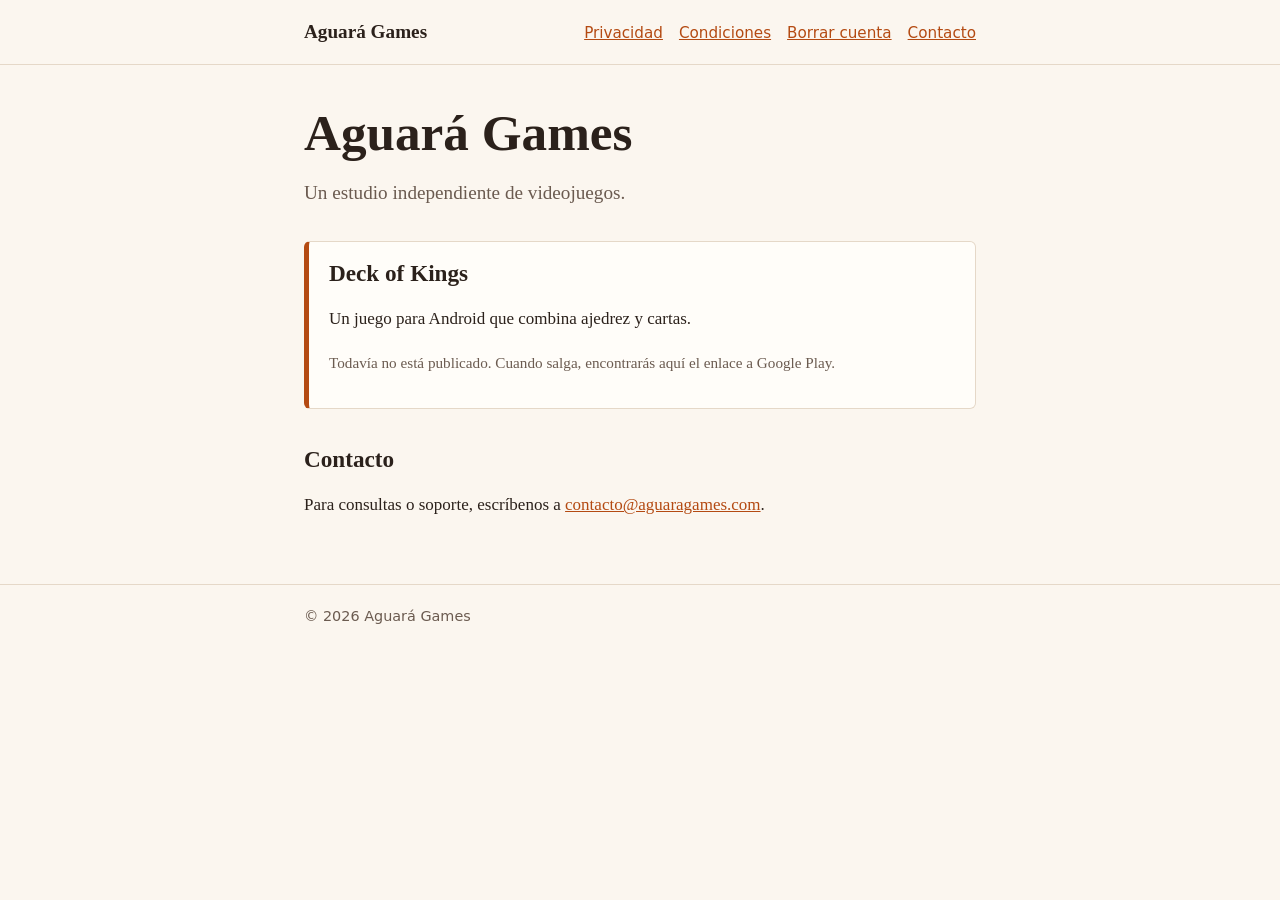
<file: index.html>
<!doctype html>
<html lang="es">
<head>
  <meta charset="utf-8">
  <meta name="viewport" content="width=device-width, initial-scale=1">
  <title>Aguará Games</title>
  <meta name="description" content="Aguará Games es el estudio de Deck of Kings, un juego para Android que combina ajedrez y cartas.">
  <link rel="stylesheet" href="estilos.css">
</head>
<body>
  <header>
    <div class="contenedor">
      <a class="marca" href="index.html">Aguará Games</a>
      <nav aria-label="Principal">
        <a href="privacidad.html">Privacidad</a>
        <a href="condiciones.html">Condiciones</a>
        <a href="borrar-cuenta.html">Borrar cuenta</a>
        <a href="mailto:contacto@aguaragames.com">Contacto</a>
      </nav>
    </div>
  </header>

  <main class="contenedor">
    <h1>Aguará Games</h1>
    <p class="bajada">Un estudio independiente de videojuegos.</p>

    <section class="tarjeta">
      <h2>Deck of Kings</h2>
      <p>Un juego para Android que combina ajedrez y cartas.</p>
      <p class="nota">Todavía no está publicado. Cuando salga, encontrarás aquí el enlace a Google Play.</p>
    </section>

    <h2>Contacto</h2>
    <p>Para consultas o soporte, escríbenos a <a href="mailto:contacto@aguaragames.com">contacto@aguaragames.com</a>.</p>
  </main>

  <footer>
    <div class="contenedor">© 2026 Aguará Games</div>
  </footer>
</body>
</html>
</file>
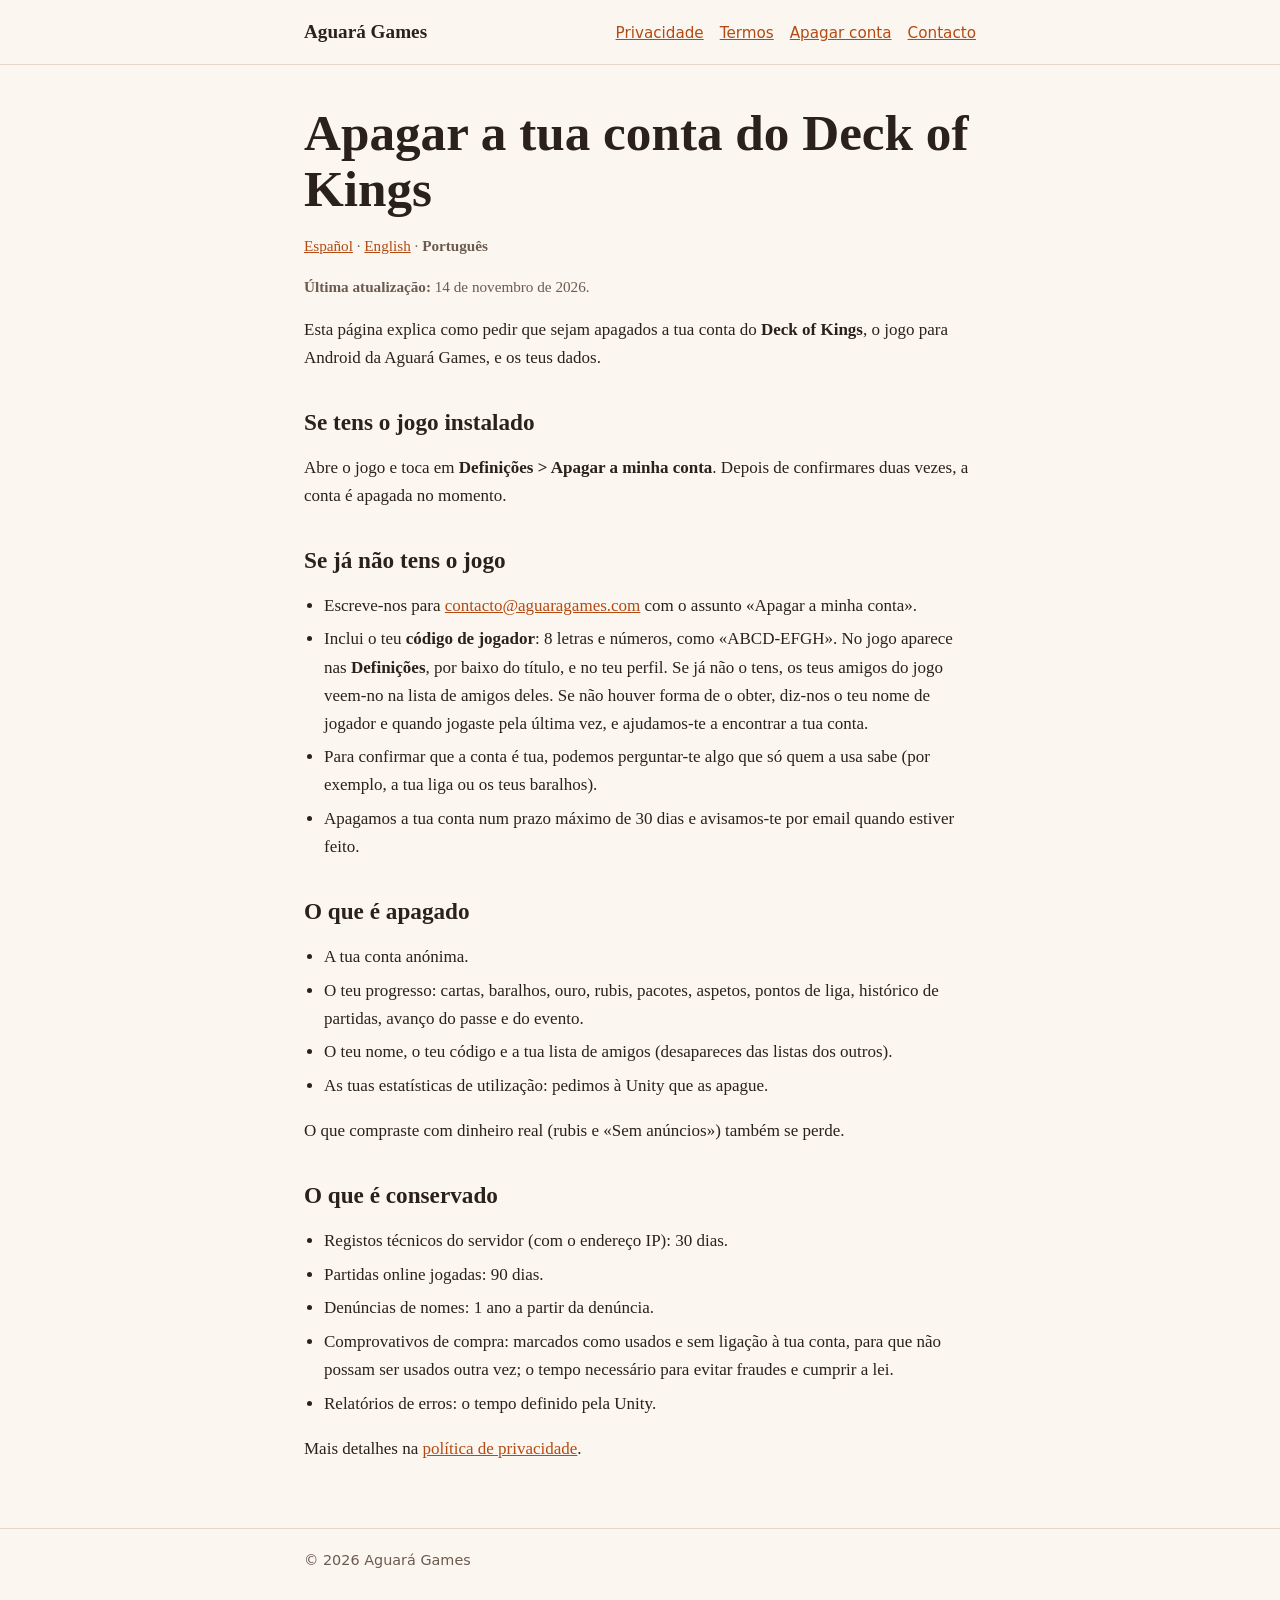
<file: apagar-conta.html>
<!doctype html>
<html lang="pt">
<head>
  <meta charset="utf-8">
  <meta name="viewport" content="width=device-width, initial-scale=1">
  <title>Apagar a tua conta do Deck of Kings · Aguará Games</title>
  <meta name="description" content="Como pedir que a tua conta do Deck of Kings e os seus dados sejam apagados, mesmo sem o jogo.">
  <link rel="stylesheet" href="estilos.css">
</head>
<body>
  <header>
    <div class="contenedor">
      <a class="marca" href="index.html">Aguará Games</a>
      <nav aria-label="Principal">
        <a href="privacidade.html">Privacidade</a>
        <a href="termos.html">Termos</a>
        <a href="apagar-conta.html" aria-current="page">Apagar conta</a>
        <a href="mailto:contacto@aguaragames.com">Contacto</a>
      </nav>
    </div>
  </header>

  <main class="contenedor">
    <h1>Apagar a tua conta do Deck of Kings</h1>
    <p class="nota"><a href="borrar-cuenta.html" hreflang="es" lang="es">Español</a> · <a href="delete-account.html" hreflang="en" lang="en">English</a> · <strong>Português</strong></p>
    <p class="nota"><strong>Última atualização:</strong> 14 de novembro de 2026.</p>
    <p>Esta página explica como pedir que sejam apagados a tua conta do <strong>Deck of Kings</strong>, o jogo para Android da Aguará Games, e os teus dados.</p>
    <h2>Se tens o jogo instalado</h2>
    <p>Abre o jogo e toca em <strong>Definições &gt; Apagar a minha conta</strong>. Depois de confirmares duas vezes, a conta é apagada no momento.</p>
    <h2>Se já não tens o jogo</h2>
    <ul>
      <li>Escreve-nos para <a href="mailto:contacto@aguaragames.com">contacto@aguaragames.com</a> com o assunto «Apagar a minha conta».</li>
      <li>Inclui o teu <strong>código de jogador</strong>: 8 letras e números, como «ABCD-EFGH». No jogo aparece nas <strong>Definições</strong>, por baixo do título, e no teu perfil. Se já não o tens, os teus amigos do jogo veem-no na lista de amigos deles. Se não houver forma de o obter, diz-nos o teu nome de jogador e quando jogaste pela última vez, e ajudamos-te a encontrar a tua conta.</li>
      <li>Para confirmar que a conta é tua, podemos perguntar-te algo que só quem a usa sabe (por exemplo, a tua liga ou os teus baralhos).</li>
      <li>Apagamos a tua conta num prazo máximo de 30 dias e avisamos-te por email quando estiver feito.</li>
    </ul>
    <h2>O que é apagado</h2>
    <ul>
      <li>A tua conta anónima.</li>
      <li>O teu progresso: cartas, baralhos, ouro, rubis, pacotes, aspetos, pontos de liga, histórico de partidas, avanço do passe e do evento.</li>
      <li>O teu nome, o teu código e a tua lista de amigos (desapareces das listas dos outros).</li>
      <li>As tuas estatísticas de utilização: pedimos à Unity que as apague.</li>
    </ul>
    <p>O que compraste com dinheiro real (rubis e «Sem anúncios») também se perde.</p>
    <h2>O que é conservado</h2>
    <ul>
      <li>Registos técnicos do servidor (com o endereço IP): 30 dias.</li>
      <li>Partidas online jogadas: 90 dias.</li>
      <li>Denúncias de nomes: 1 ano a partir da denúncia.</li>
      <li>Comprovativos de compra: marcados como usados e sem ligação à tua conta, para que não possam ser usados outra vez; o tempo necessário para evitar fraudes e cumprir a lei.</li>
      <li>Relatórios de erros: o tempo definido pela Unity.</li>
    </ul>
    <p>Mais detalhes na <a href="privacidade.html">política de privacidade</a>.</p>
  </main>

  <footer>
    <div class="contenedor">© 2026 Aguará Games</div>
  </footer>
</body>
</html>
</file>
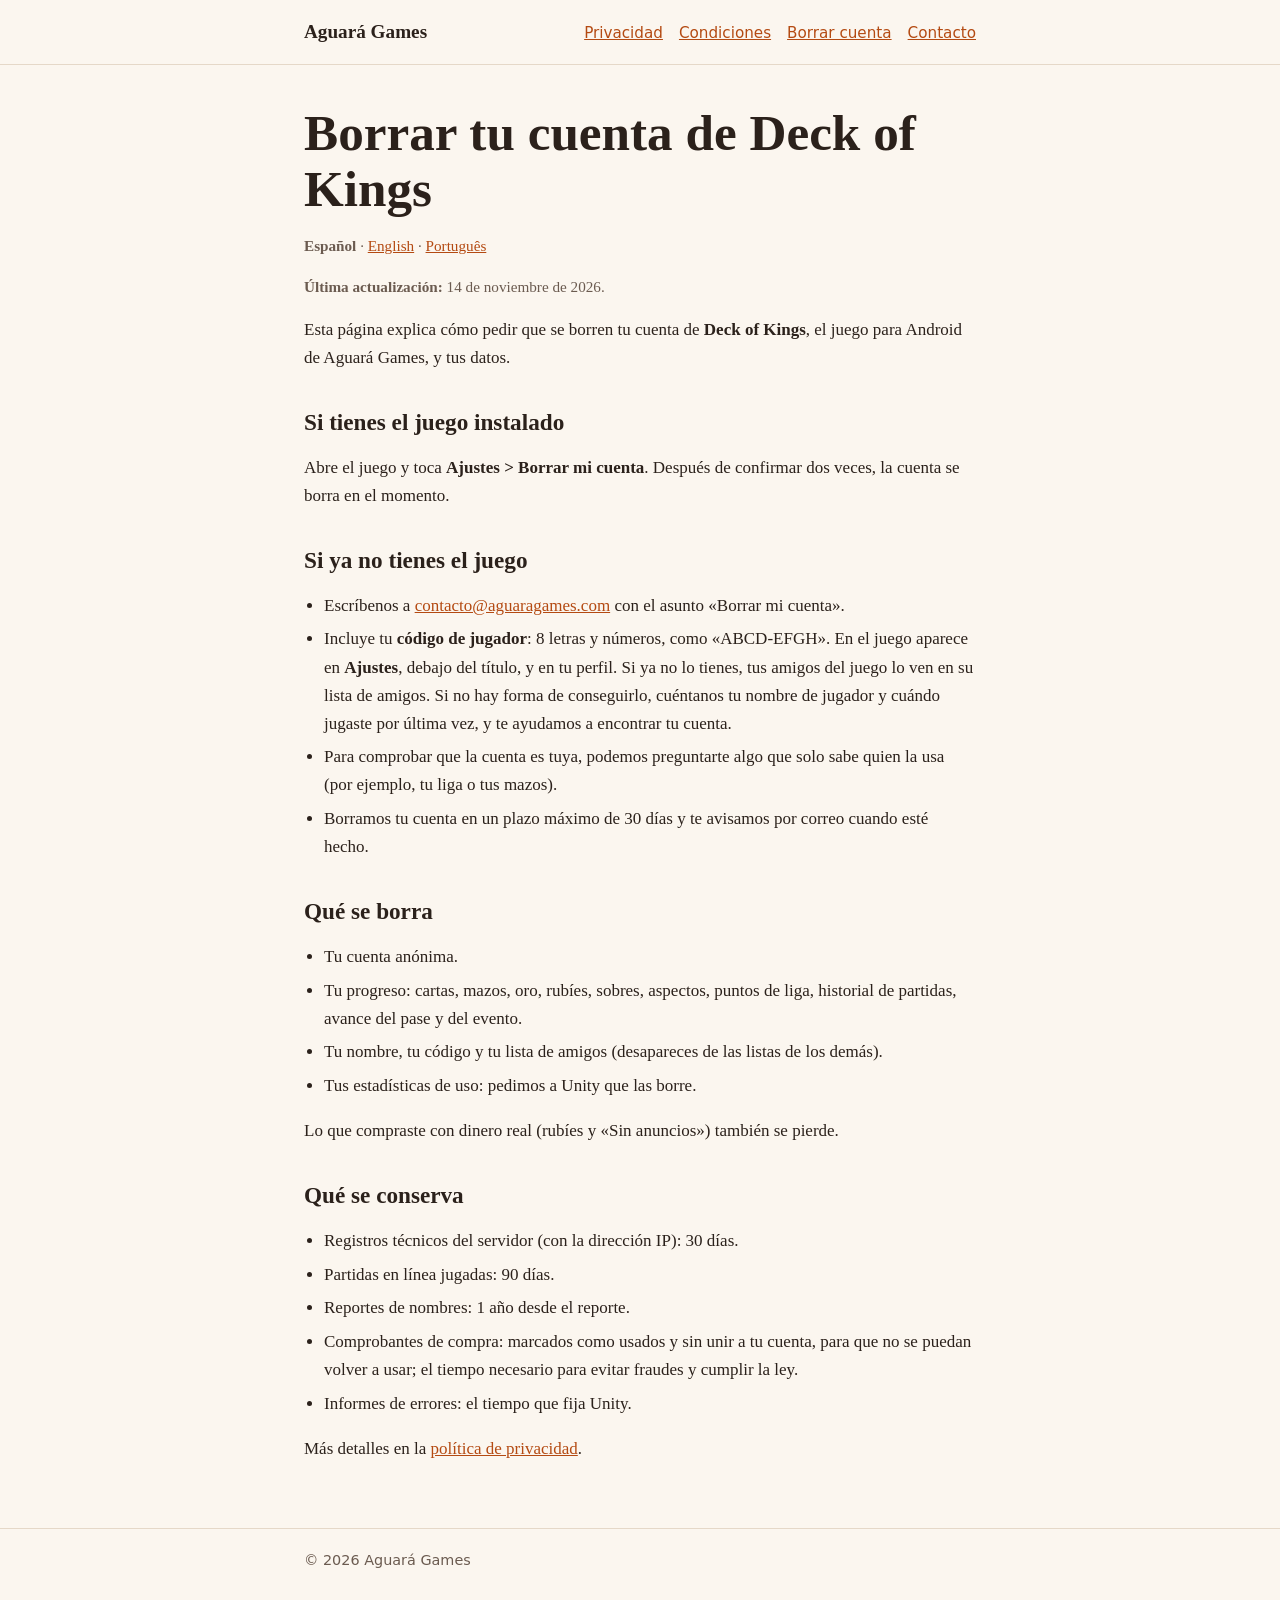
<file: borrar-cuenta.html>
<!doctype html>
<html lang="es">
<head>
  <meta charset="utf-8">
  <meta name="viewport" content="width=device-width, initial-scale=1">
  <title>Borrar tu cuenta de Deck of Kings · Aguará Games</title>
  <meta name="description" content="Cómo pedir que se borre tu cuenta de Deck of Kings y sus datos, aunque ya no tengas el juego.">
  <link rel="stylesheet" href="estilos.css">
</head>
<body>
  <header>
    <div class="contenedor">
      <a class="marca" href="index.html">Aguará Games</a>
      <nav aria-label="Principal">
        <a href="privacidad.html">Privacidad</a>
        <a href="condiciones.html">Condiciones</a>
        <a href="borrar-cuenta.html" aria-current="page">Borrar cuenta</a>
        <a href="mailto:contacto@aguaragames.com">Contacto</a>
      </nav>
    </div>
  </header>

  <main class="contenedor">
    <h1>Borrar tu cuenta de Deck of Kings</h1>
    <p class="nota"><strong>Español</strong> · <a href="delete-account.html" hreflang="en" lang="en">English</a> · <a href="apagar-conta.html" hreflang="pt" lang="pt">Português</a></p>
    <p class="nota"><strong>Última actualización:</strong> 14 de noviembre de 2026.</p>
    <p>Esta página explica cómo pedir que se borren tu cuenta de <strong>Deck of Kings</strong>, el juego para Android de Aguará Games, y tus datos.</p>
    <h2>Si tienes el juego instalado</h2>
    <p>Abre el juego y toca <strong>Ajustes &gt; Borrar mi cuenta</strong>. Después de confirmar dos veces, la cuenta se borra en el momento.</p>
    <h2>Si ya no tienes el juego</h2>
    <ul>
      <li>Escríbenos a <a href="mailto:contacto@aguaragames.com">contacto@aguaragames.com</a> con el asunto «Borrar mi cuenta».</li>
      <li>Incluye tu <strong>código de jugador</strong>: 8 letras y números, como «ABCD-EFGH». En el juego aparece en <strong>Ajustes</strong>, debajo del título, y en tu perfil. Si ya no lo tienes, tus amigos del juego lo ven en su lista de amigos. Si no hay forma de conseguirlo, cuéntanos tu nombre de jugador y cuándo jugaste por última vez, y te ayudamos a encontrar tu cuenta.</li>
      <li>Para comprobar que la cuenta es tuya, podemos preguntarte algo que solo sabe quien la usa (por ejemplo, tu liga o tus mazos).</li>
      <li>Borramos tu cuenta en un plazo máximo de 30 días y te avisamos por correo cuando esté hecho.</li>
    </ul>
    <h2>Qué se borra</h2>
    <ul>
      <li>Tu cuenta anónima.</li>
      <li>Tu progreso: cartas, mazos, oro, rubíes, sobres, aspectos, puntos de liga, historial de partidas, avance del pase y del evento.</li>
      <li>Tu nombre, tu código y tu lista de amigos (desapareces de las listas de los demás).</li>
      <li>Tus estadísticas de uso: pedimos a Unity que las borre.</li>
    </ul>
    <p>Lo que compraste con dinero real (rubíes y «Sin anuncios») también se pierde.</p>
    <h2>Qué se conserva</h2>
    <ul>
      <li>Registros técnicos del servidor (con la dirección IP): 30 días.</li>
      <li>Partidas en línea jugadas: 90 días.</li>
      <li>Reportes de nombres: 1 año desde el reporte.</li>
      <li>Comprobantes de compra: marcados como usados y sin unir a tu cuenta, para que no se puedan volver a usar; el tiempo necesario para evitar fraudes y cumplir la ley.</li>
      <li>Informes de errores: el tiempo que fija Unity.</li>
    </ul>
    <p>Más detalles en la <a href="privacidad.html">política de privacidad</a>.</p>
  </main>

  <footer>
    <div class="contenedor">© 2026 Aguará Games</div>
  </footer>
</body>
</html>
</file>
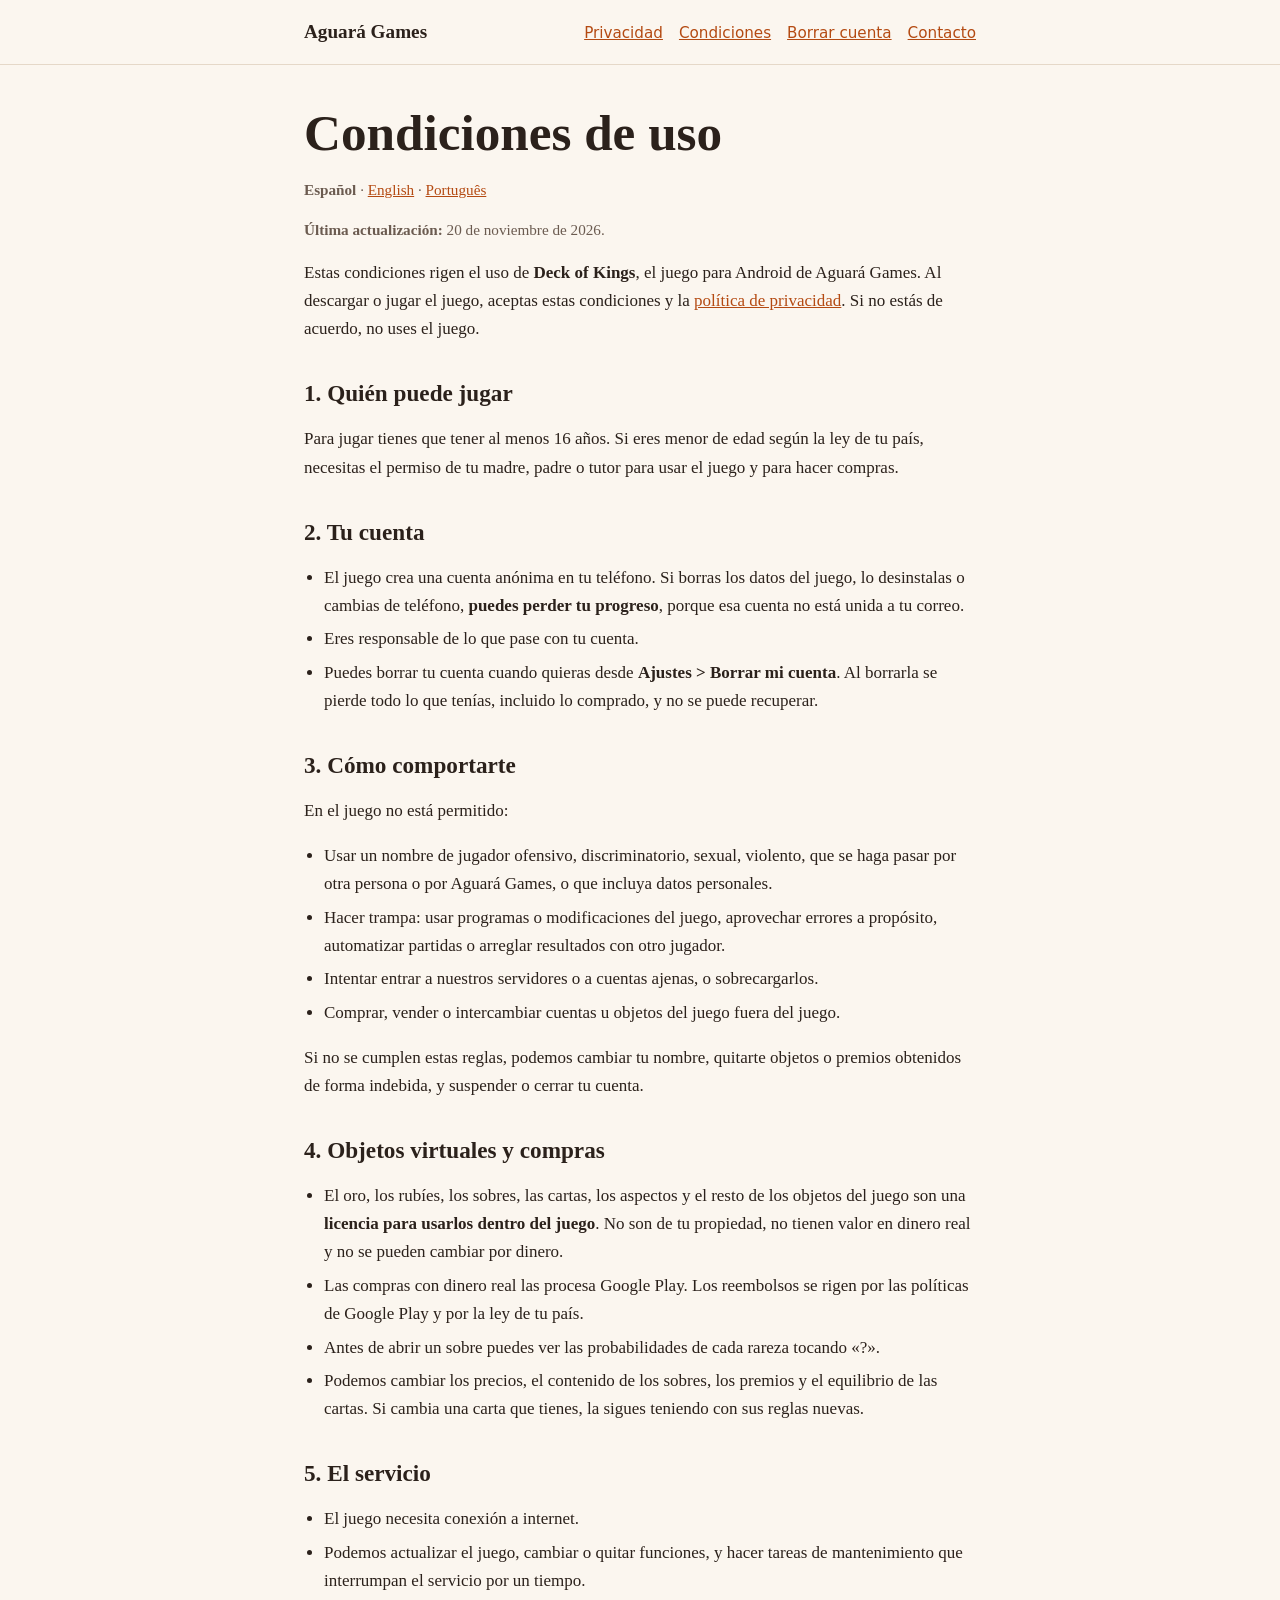
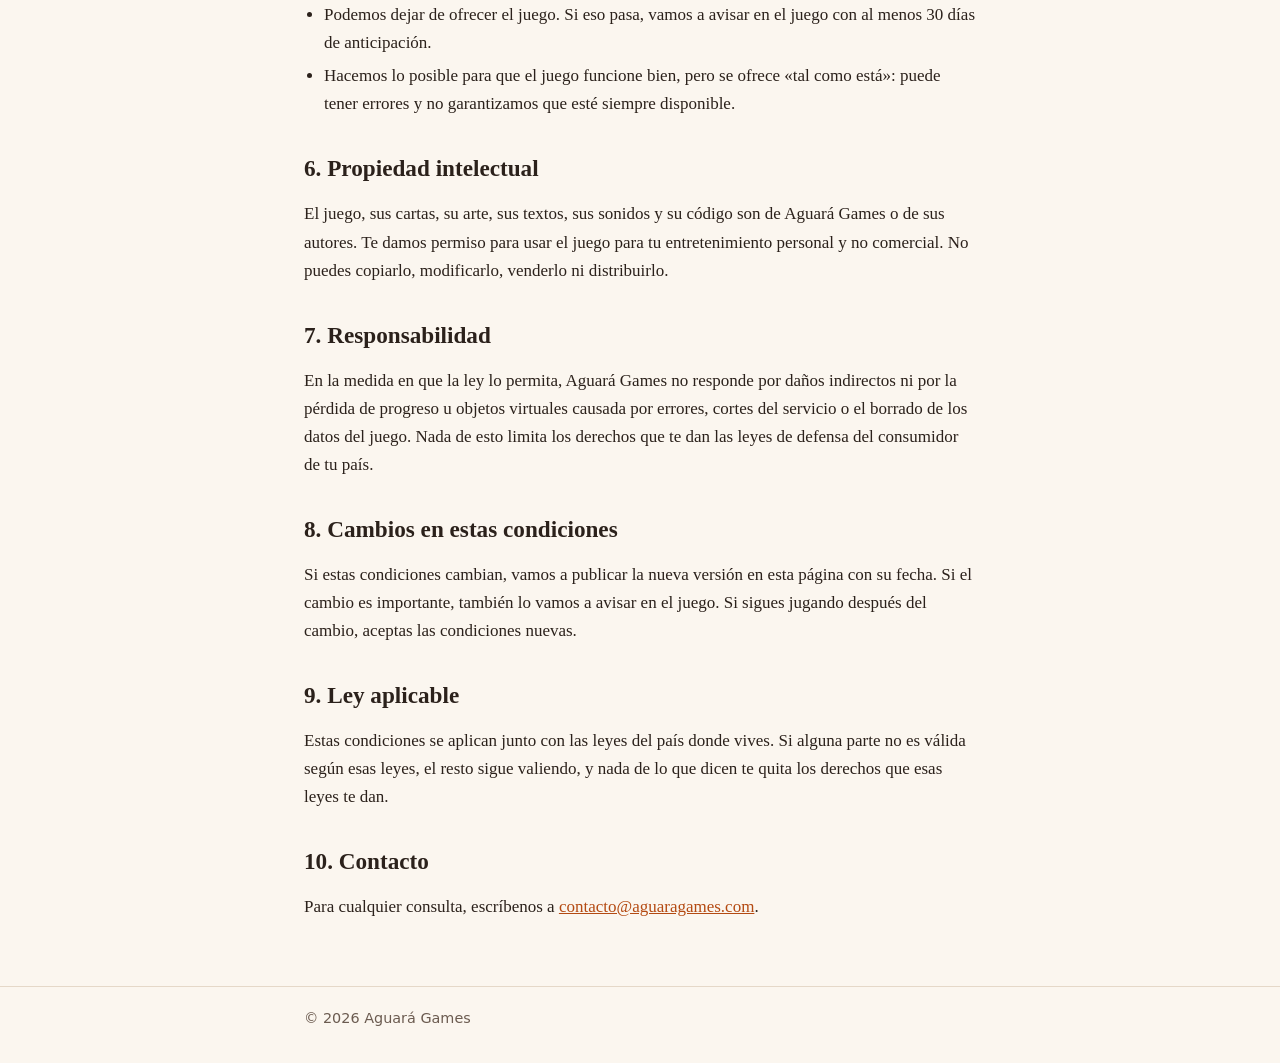
<file: condiciones.html>
<!doctype html>
<html lang="es">
<head>
  <meta charset="utf-8">
  <meta name="viewport" content="width=device-width, initial-scale=1">
  <title>Condiciones de uso · Aguará Games</title>
  <meta name="description" content="Las condiciones para usar Deck of Kings.">
  <link rel="stylesheet" href="estilos.css">
</head>
<body>
  <header>
    <div class="contenedor">
      <a class="marca" href="index.html">Aguará Games</a>
      <nav aria-label="Principal">
        <a href="privacidad.html">Privacidad</a>
        <a href="condiciones.html" aria-current="page">Condiciones</a>
        <a href="borrar-cuenta.html">Borrar cuenta</a>
        <a href="mailto:contacto@aguaragames.com">Contacto</a>
      </nav>
    </div>
  </header>

  <main class="contenedor">
    <h1>Condiciones de uso</h1>
    <p class="nota"><strong>Español</strong> · <a href="terms.html" hreflang="en" lang="en">English</a> · <a href="termos.html" hreflang="pt" lang="pt">Português</a></p>
    <p class="nota"><strong>Última actualización:</strong> 20 de noviembre de 2026.</p>
    <p>Estas condiciones rigen el uso de <strong>Deck of Kings</strong>, el juego para Android de Aguará Games. Al descargar o jugar el juego, aceptas estas condiciones y la <a href="privacidad.html">política de privacidad</a>. Si no estás de acuerdo, no uses el juego.</p>
    <h2>1. Quién puede jugar</h2>
    <p>Para jugar tienes que tener al menos 16 años. Si eres menor de edad según la ley de tu país, necesitas el permiso de tu madre, padre o tutor para usar el juego y para hacer compras.</p>
    <h2>2. Tu cuenta</h2>
    <ul>
      <li>El juego crea una cuenta anónima en tu teléfono. Si borras los datos del juego, lo desinstalas o cambias de teléfono, <strong>puedes perder tu progreso</strong>, porque esa cuenta no está unida a tu correo.</li>
      <li>Eres responsable de lo que pase con tu cuenta.</li>
      <li>Puedes borrar tu cuenta cuando quieras desde <strong>Ajustes &gt; Borrar mi cuenta</strong>. Al borrarla se pierde todo lo que tenías, incluido lo comprado, y no se puede recuperar.</li>
    </ul>
    <h2>3. Cómo comportarte</h2>
    <p>En el juego no está permitido:</p>
    <ul>
      <li>Usar un nombre de jugador ofensivo, discriminatorio, sexual, violento, que se haga pasar por otra persona o por Aguará Games, o que incluya datos personales.</li>
      <li>Hacer trampa: usar programas o modificaciones del juego, aprovechar errores a propósito, automatizar partidas o arreglar resultados con otro jugador.</li>
      <li>Intentar entrar a nuestros servidores o a cuentas ajenas, o sobrecargarlos.</li>
      <li>Comprar, vender o intercambiar cuentas u objetos del juego fuera del juego.</li>
    </ul>
    <p>Si no se cumplen estas reglas, podemos cambiar tu nombre, quitarte objetos o premios obtenidos de forma indebida, y suspender o cerrar tu cuenta.</p>
    <h2>4. Objetos virtuales y compras</h2>
    <ul>
      <li>El oro, los rubíes, los sobres, las cartas, los aspectos y el resto de los objetos del juego son una <strong>licencia para usarlos dentro del juego</strong>. No son de tu propiedad, no tienen valor en dinero real y no se pueden cambiar por dinero.</li>
      <li>Las compras con dinero real las procesa Google Play. Los reembolsos se rigen por las políticas de Google Play y por la ley de tu país.</li>
      <li>Antes de abrir un sobre puedes ver las probabilidades de cada rareza tocando «?».</li>
      <li>Podemos cambiar los precios, el contenido de los sobres, los premios y el equilibrio de las cartas. Si cambia una carta que tienes, la sigues teniendo con sus reglas nuevas.</li>
    </ul>
    <h2>5. El servicio</h2>
    <ul>
      <li>El juego necesita conexión a internet.</li>
      <li>Podemos actualizar el juego, cambiar o quitar funciones, y hacer tareas de mantenimiento que interrumpan el servicio por un tiempo.</li>
      <li>Podemos dejar de ofrecer el juego. Si eso pasa, vamos a avisar en el juego con al menos 30 días de anticipación.</li>
      <li>Hacemos lo posible para que el juego funcione bien, pero se ofrece «tal como está»: puede tener errores y no garantizamos que esté siempre disponible.</li>
    </ul>
    <h2>6. Propiedad intelectual</h2>
    <p>El juego, sus cartas, su arte, sus textos, sus sonidos y su código son de Aguará Games o de sus autores. Te damos permiso para usar el juego para tu entretenimiento personal y no comercial. No puedes copiarlo, modificarlo, venderlo ni distribuirlo.</p>
    <h2>7. Responsabilidad</h2>
    <p>En la medida en que la ley lo permita, Aguará Games no responde por daños indirectos ni por la pérdida de progreso u objetos virtuales causada por errores, cortes del servicio o el borrado de los datos del juego. Nada de esto limita los derechos que te dan las leyes de defensa del consumidor de tu país.</p>
    <h2>8. Cambios en estas condiciones</h2>
    <p>Si estas condiciones cambian, vamos a publicar la nueva versión en esta página con su fecha. Si el cambio es importante, también lo vamos a avisar en el juego. Si sigues jugando después del cambio, aceptas las condiciones nuevas.</p>
    <h2>9. Ley aplicable</h2>
    <p>Estas condiciones se aplican junto con las leyes del país donde vives. Si alguna parte no es válida según esas leyes, el resto sigue valiendo, y nada de lo que dicen te quita los derechos que esas leyes te dan.</p>
    <h2>10. Contacto</h2>
    <p>Para cualquier consulta, escríbenos a <a href="mailto:contacto@aguaragames.com">contacto@aguaragames.com</a>.</p>
  </main>

  <footer>
    <div class="contenedor">© 2026 Aguará Games</div>
  </footer>
</body>
</html>
</file>
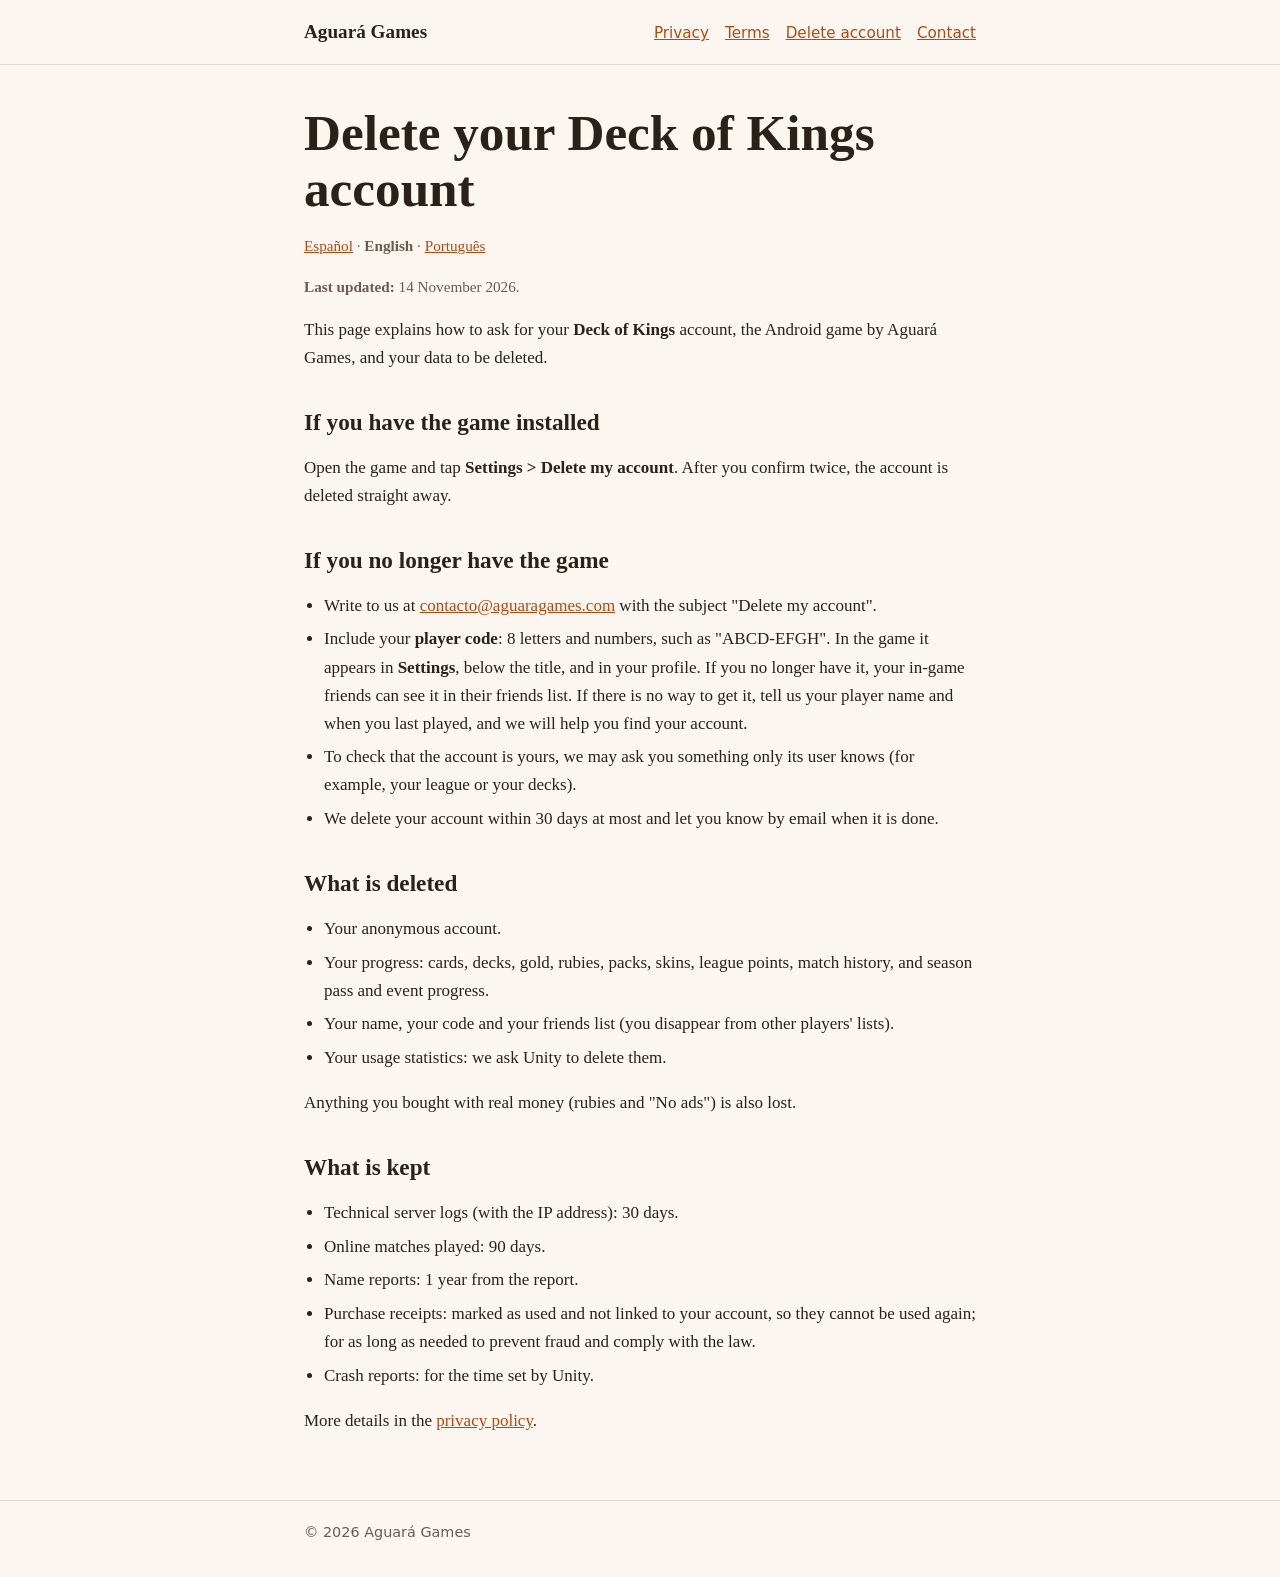
<file: delete-account.html>
<!doctype html>
<html lang="en">
<head>
  <meta charset="utf-8">
  <meta name="viewport" content="width=device-width, initial-scale=1">
  <title>Delete your Deck of Kings account · Aguará Games</title>
  <meta name="description" content="How to ask for your Deck of Kings account and its data to be deleted, even without the game.">
  <link rel="stylesheet" href="estilos.css">
</head>
<body>
  <header>
    <div class="contenedor">
      <a class="marca" href="index.html">Aguará Games</a>
      <nav aria-label="Principal">
        <a href="privacy.html">Privacy</a>
        <a href="terms.html">Terms</a>
        <a href="delete-account.html" aria-current="page">Delete account</a>
        <a href="mailto:contacto@aguaragames.com">Contact</a>
      </nav>
    </div>
  </header>

  <main class="contenedor">
    <h1>Delete your Deck of Kings account</h1>
    <p class="nota"><a href="borrar-cuenta.html" hreflang="es" lang="es">Español</a> · <strong>English</strong> · <a href="apagar-conta.html" hreflang="pt" lang="pt">Português</a></p>
    <p class="nota"><strong>Last updated:</strong> 14 November 2026.</p>
    <p>This page explains how to ask for your <strong>Deck of Kings</strong> account, the Android game by Aguará Games, and your data to be deleted.</p>
    <h2>If you have the game installed</h2>
    <p>Open the game and tap <strong>Settings &gt; Delete my account</strong>. After you confirm twice, the account is deleted straight away.</p>
    <h2>If you no longer have the game</h2>
    <ul>
      <li>Write to us at <a href="mailto:contacto@aguaragames.com">contacto@aguaragames.com</a> with the subject "Delete my account".</li>
      <li>Include your <strong>player code</strong>: 8 letters and numbers, such as "ABCD-EFGH". In the game it appears in <strong>Settings</strong>, below the title, and in your profile. If you no longer have it, your in-game friends can see it in their friends list. If there is no way to get it, tell us your player name and when you last played, and we will help you find your account.</li>
      <li>To check that the account is yours, we may ask you something only its user knows (for example, your league or your decks).</li>
      <li>We delete your account within 30 days at most and let you know by email when it is done.</li>
    </ul>
    <h2>What is deleted</h2>
    <ul>
      <li>Your anonymous account.</li>
      <li>Your progress: cards, decks, gold, rubies, packs, skins, league points, match history, and season pass and event progress.</li>
      <li>Your name, your code and your friends list (you disappear from other players' lists).</li>
      <li>Your usage statistics: we ask Unity to delete them.</li>
    </ul>
    <p>Anything you bought with real money (rubies and "No ads") is also lost.</p>
    <h2>What is kept</h2>
    <ul>
      <li>Technical server logs (with the IP address): 30 days.</li>
      <li>Online matches played: 90 days.</li>
      <li>Name reports: 1 year from the report.</li>
      <li>Purchase receipts: marked as used and not linked to your account, so they cannot be used again; for as long as needed to prevent fraud and comply with the law.</li>
      <li>Crash reports: for the time set by Unity.</li>
    </ul>
    <p>More details in the <a href="privacy.html">privacy policy</a>.</p>
  </main>

  <footer>
    <div class="contenedor">© 2026 Aguará Games</div>
  </footer>
</body>
</html>
</file>
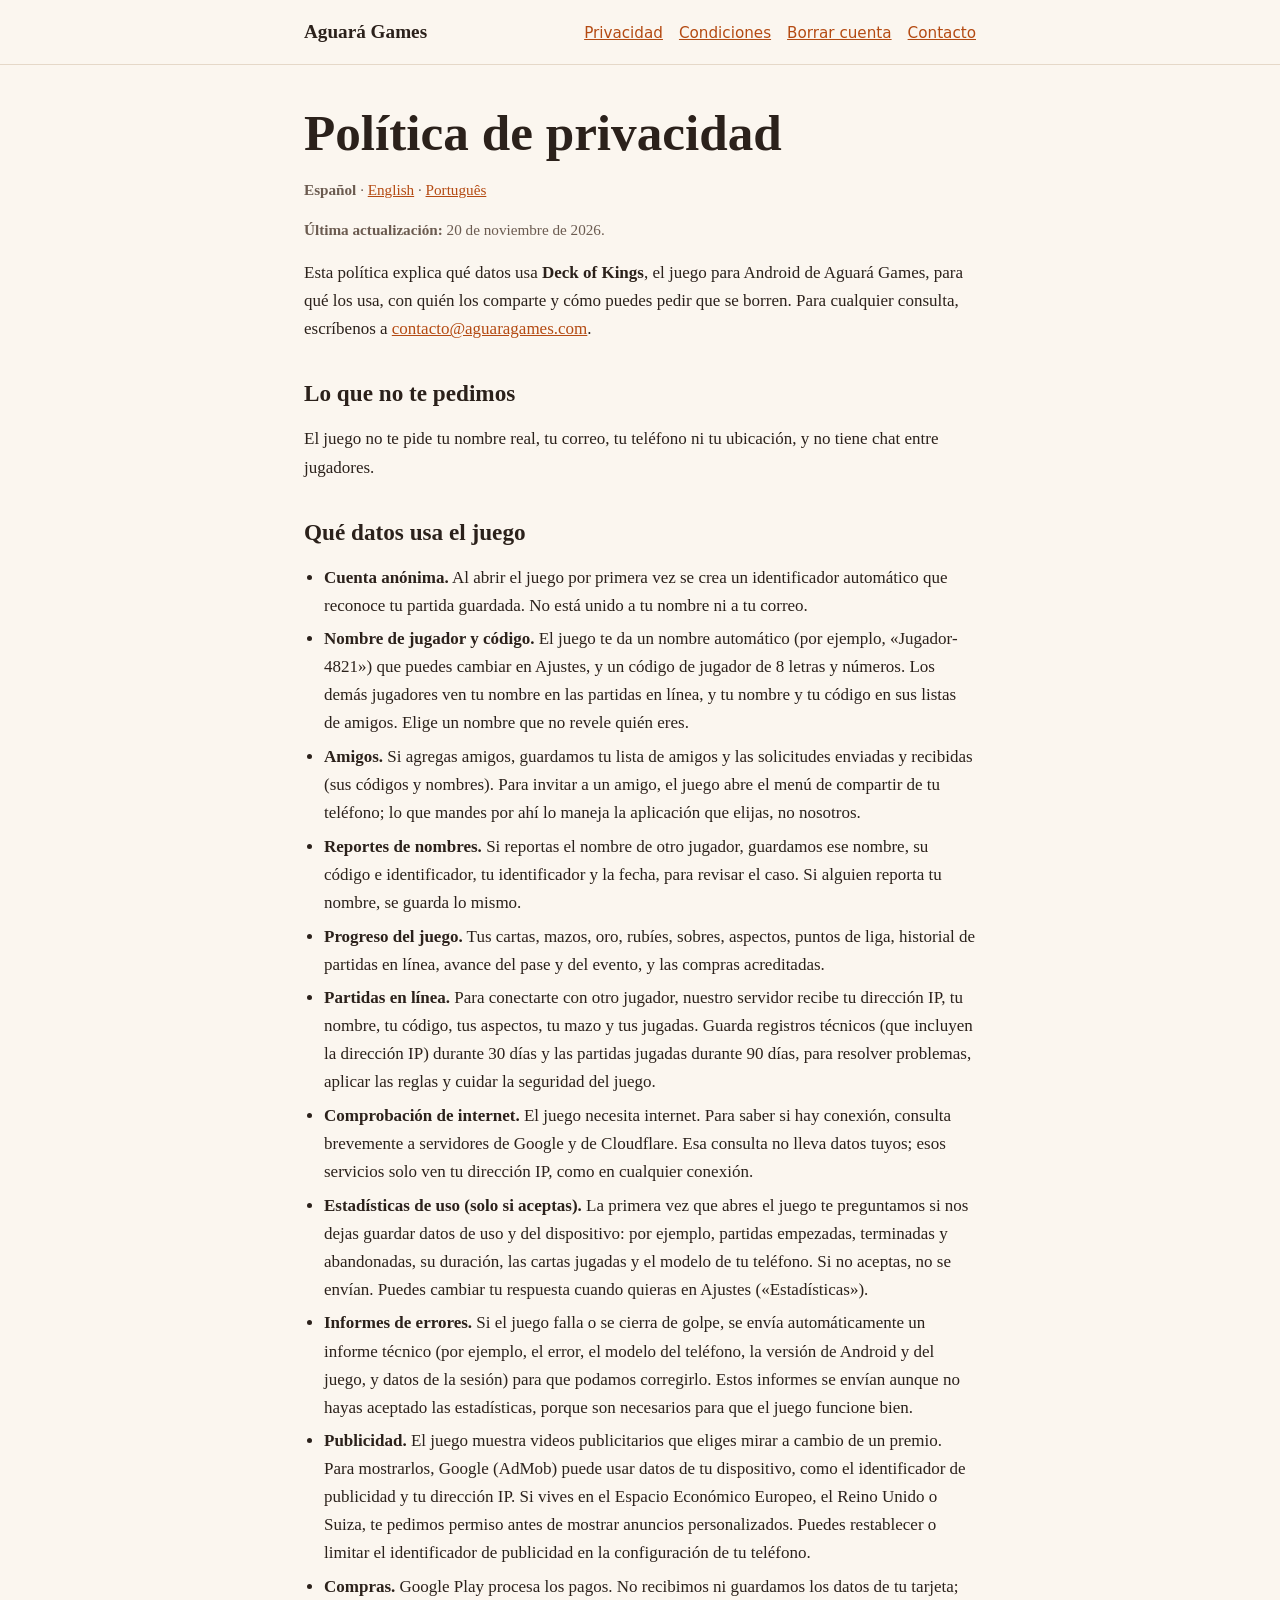
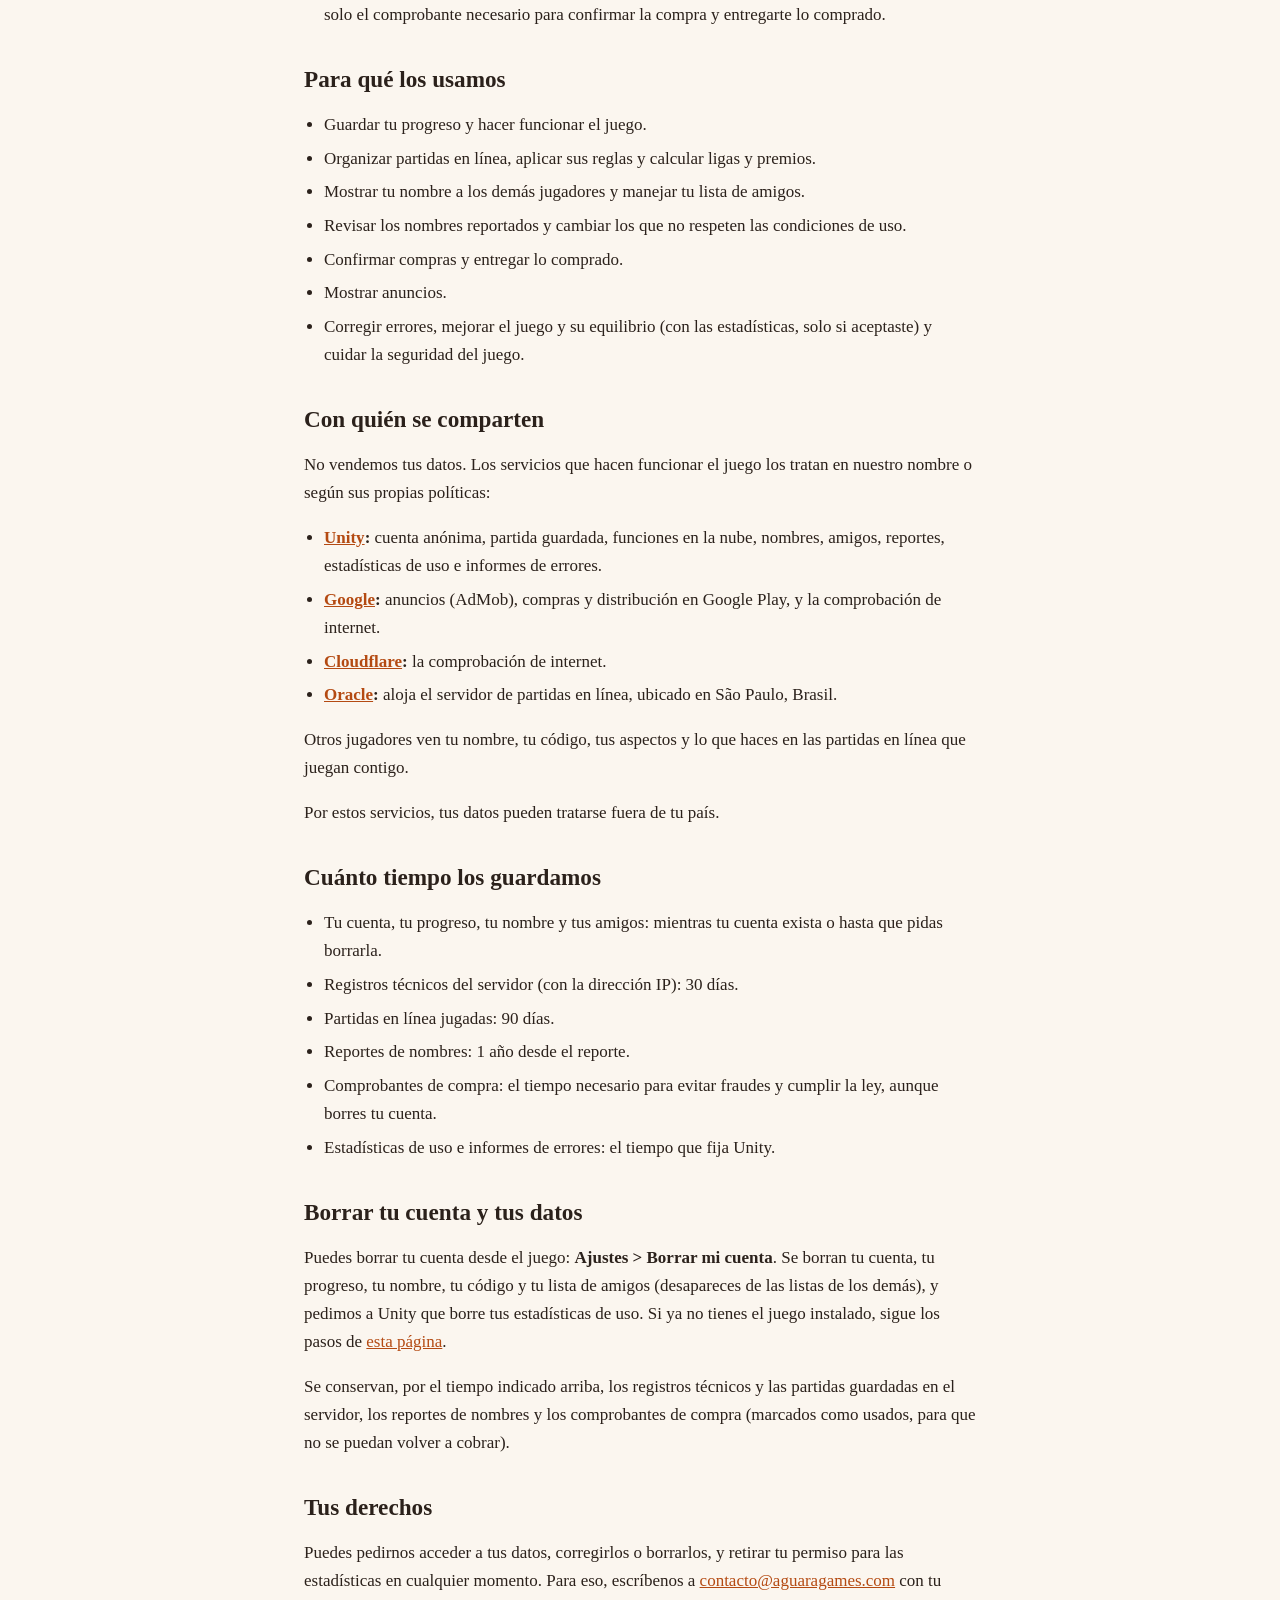
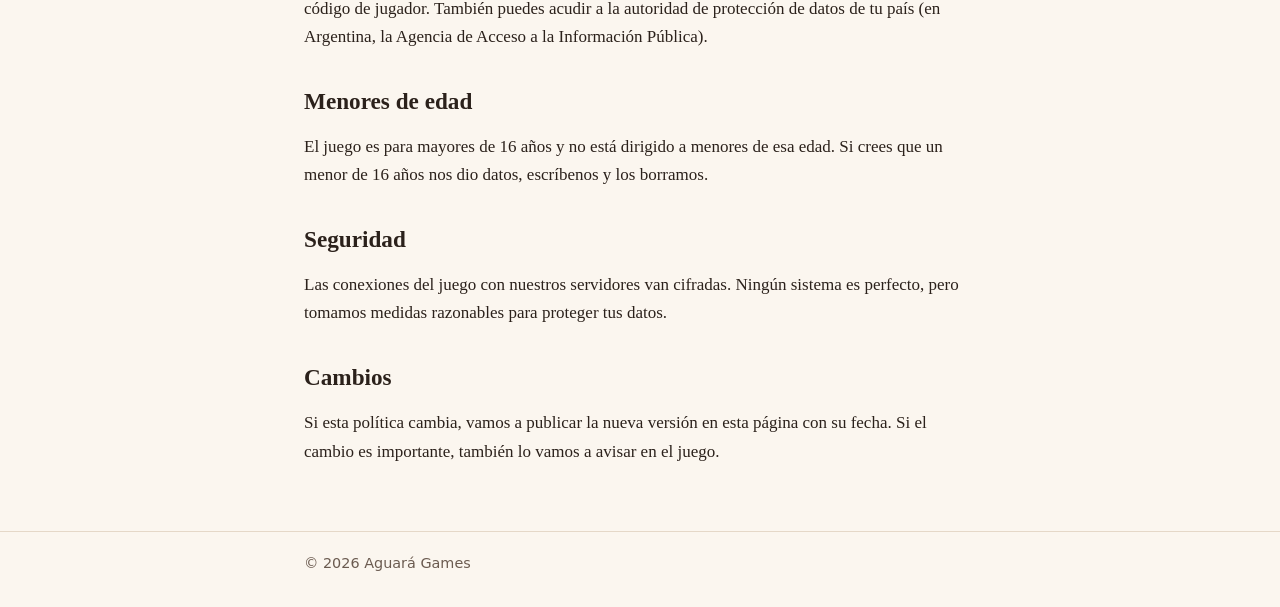
<file: privacidad.html>
<!doctype html>
<html lang="es">
<head>
  <meta charset="utf-8">
  <meta name="viewport" content="width=device-width, initial-scale=1">
  <title>Política de privacidad · Aguará Games</title>
  <meta name="description" content="Qué datos usa Deck of Kings, para qué y cómo pedir que se borren.">
  <link rel="stylesheet" href="estilos.css">
</head>
<body>
  <header>
    <div class="contenedor">
      <a class="marca" href="index.html">Aguará Games</a>
      <nav aria-label="Principal">
        <a href="privacidad.html" aria-current="page">Privacidad</a>
        <a href="condiciones.html">Condiciones</a>
        <a href="borrar-cuenta.html">Borrar cuenta</a>
        <a href="mailto:contacto@aguaragames.com">Contacto</a>
      </nav>
    </div>
  </header>

  <main class="contenedor">
    <h1>Política de privacidad</h1>
    <p class="nota"><strong>Español</strong> · <a href="privacy.html" hreflang="en" lang="en">English</a> · <a href="privacidade.html" hreflang="pt" lang="pt">Português</a></p>
    <p class="nota"><strong>Última actualización:</strong> 20 de noviembre de 2026.</p>
    <p>Esta política explica qué datos usa <strong>Deck of Kings</strong>, el juego para Android de Aguará Games, para qué los usa, con quién los comparte y cómo puedes pedir que se borren. Para cualquier consulta, escríbenos a <a href="mailto:contacto@aguaragames.com">contacto@aguaragames.com</a>.</p>
    <h2>Lo que no te pedimos</h2>
    <p>El juego no te pide tu nombre real, tu correo, tu teléfono ni tu ubicación, y no tiene chat entre jugadores.</p>
    <h2>Qué datos usa el juego</h2>
    <ul>
      <li><strong>Cuenta anónima.</strong> Al abrir el juego por primera vez se crea un identificador automático que reconoce tu partida guardada. No está unido a tu nombre ni a tu correo.</li>
      <li><strong>Nombre de jugador y código.</strong> El juego te da un nombre automático (por ejemplo, «Jugador-4821») que puedes cambiar en Ajustes, y un código de jugador de 8 letras y números. Los demás jugadores ven tu nombre en las partidas en línea, y tu nombre y tu código en sus listas de amigos. Elige un nombre que no revele quién eres.</li>
      <li><strong>Amigos.</strong> Si agregas amigos, guardamos tu lista de amigos y las solicitudes enviadas y recibidas (sus códigos y nombres). Para invitar a un amigo, el juego abre el menú de compartir de tu teléfono; lo que mandes por ahí lo maneja la aplicación que elijas, no nosotros.</li>
      <li><strong>Reportes de nombres.</strong> Si reportas el nombre de otro jugador, guardamos ese nombre, su código e identificador, tu identificador y la fecha, para revisar el caso. Si alguien reporta tu nombre, se guarda lo mismo.</li>
      <li><strong>Progreso del juego.</strong> Tus cartas, mazos, oro, rubíes, sobres, aspectos, puntos de liga, historial de partidas en línea, avance del pase y del evento, y las compras acreditadas.</li>
      <li><strong>Partidas en línea.</strong> Para conectarte con otro jugador, nuestro servidor recibe tu dirección IP, tu nombre, tu código, tus aspectos, tu mazo y tus jugadas. Guarda registros técnicos (que incluyen la dirección IP) durante 30 días y las partidas jugadas durante 90 días, para resolver problemas, aplicar las reglas y cuidar la seguridad del juego.</li>
      <li><strong>Comprobación de internet.</strong> El juego necesita internet. Para saber si hay conexión, consulta brevemente a servidores de Google y de Cloudflare. Esa consulta no lleva datos tuyos; esos servicios solo ven tu dirección IP, como en cualquier conexión.</li>
      <li><strong>Estadísticas de uso (solo si aceptas).</strong> La primera vez que abres el juego te preguntamos si nos dejas guardar datos de uso y del dispositivo: por ejemplo, partidas empezadas, terminadas y abandonadas, su duración, las cartas jugadas y el modelo de tu teléfono. Si no aceptas, no se envían. Puedes cambiar tu respuesta cuando quieras en Ajustes («Estadísticas»).</li>
      <li><strong>Informes de errores.</strong> Si el juego falla o se cierra de golpe, se envía automáticamente un informe técnico (por ejemplo, el error, el modelo del teléfono, la versión de Android y del juego, y datos de la sesión) para que podamos corregirlo. Estos informes se envían aunque no hayas aceptado las estadísticas, porque son necesarios para que el juego funcione bien.</li>
      <li><strong>Publicidad.</strong> El juego muestra videos publicitarios que eliges mirar a cambio de un premio. Para mostrarlos, Google (AdMob) puede usar datos de tu dispositivo, como el identificador de publicidad y tu dirección IP. Si vives en el Espacio Económico Europeo, el Reino Unido o Suiza, te pedimos permiso antes de mostrar anuncios personalizados. Puedes restablecer o limitar el identificador de publicidad en la configuración de tu teléfono.</li>
      <li><strong>Compras.</strong> Google Play procesa los pagos. No recibimos ni guardamos los datos de tu tarjeta; solo el comprobante necesario para confirmar la compra y entregarte lo comprado.</li>
    </ul>
    <h2>Para qué los usamos</h2>
    <ul>
      <li>Guardar tu progreso y hacer funcionar el juego.</li>
      <li>Organizar partidas en línea, aplicar sus reglas y calcular ligas y premios.</li>
      <li>Mostrar tu nombre a los demás jugadores y manejar tu lista de amigos.</li>
      <li>Revisar los nombres reportados y cambiar los que no respeten las condiciones de uso.</li>
      <li>Confirmar compras y entregar lo comprado.</li>
      <li>Mostrar anuncios.</li>
      <li>Corregir errores, mejorar el juego y su equilibrio (con las estadísticas, solo si aceptaste) y cuidar la seguridad del juego.</li>
    </ul>
    <h2>Con quién se comparten</h2>
    <p>No vendemos tus datos. Los servicios que hacen funcionar el juego los tratan en nuestro nombre o según sus propias políticas:</p>
    <ul>
      <li><strong><a href="https://unity.com/legal/privacy-policy">Unity</a>:</strong> cuenta anónima, partida guardada, funciones en la nube, nombres, amigos, reportes, estadísticas de uso e informes de errores.</li>
      <li><strong><a href="https://policies.google.com/privacy">Google</a>:</strong> anuncios (AdMob), compras y distribución en Google Play, y la comprobación de internet.</li>
      <li><strong><a href="https://www.cloudflare.com/privacypolicy/">Cloudflare</a>:</strong> la comprobación de internet.</li>
      <li><strong><a href="https://www.oracle.com/legal/privacy/">Oracle</a>:</strong> aloja el servidor de partidas en línea, ubicado en São Paulo, Brasil.</li>
    </ul>
    <p>Otros jugadores ven tu nombre, tu código, tus aspectos y lo que haces en las partidas en línea que juegan contigo.</p>
    <p>Por estos servicios, tus datos pueden tratarse fuera de tu país.</p>
    <h2>Cuánto tiempo los guardamos</h2>
    <ul>
      <li>Tu cuenta, tu progreso, tu nombre y tus amigos: mientras tu cuenta exista o hasta que pidas borrarla.</li>
      <li>Registros técnicos del servidor (con la dirección IP): 30 días.</li>
      <li>Partidas en línea jugadas: 90 días.</li>
      <li>Reportes de nombres: 1 año desde el reporte.</li>
      <li>Comprobantes de compra: el tiempo necesario para evitar fraudes y cumplir la ley, aunque borres tu cuenta.</li>
      <li>Estadísticas de uso e informes de errores: el tiempo que fija Unity.</li>
    </ul>
    <h2>Borrar tu cuenta y tus datos</h2>
    <p>Puedes borrar tu cuenta desde el juego: <strong>Ajustes &gt; Borrar mi cuenta</strong>. Se borran tu cuenta, tu progreso, tu nombre, tu código y tu lista de amigos (desapareces de las listas de los demás), y pedimos a Unity que borre tus estadísticas de uso. Si ya no tienes el juego instalado, sigue los pasos de <a href="borrar-cuenta.html">esta página</a>.</p>
    <p>Se conservan, por el tiempo indicado arriba, los registros técnicos y las partidas guardadas en el servidor, los reportes de nombres y los comprobantes de compra (marcados como usados, para que no se puedan volver a cobrar).</p>
    <h2>Tus derechos</h2>
    <p>Puedes pedirnos acceder a tus datos, corregirlos o borrarlos, y retirar tu permiso para las estadísticas en cualquier momento. Para eso, escríbenos a <a href="mailto:contacto@aguaragames.com">contacto@aguaragames.com</a> con tu código de jugador. También puedes acudir a la autoridad de protección de datos de tu país (en Argentina, la Agencia de Acceso a la Información Pública).</p>
    <h2>Menores de edad</h2>
    <p>El juego es para mayores de 16 años y no está dirigido a menores de esa edad. Si crees que un menor de 16 años nos dio datos, escríbenos y los borramos.</p>
    <h2>Seguridad</h2>
    <p>Las conexiones del juego con nuestros servidores van cifradas. Ningún sistema es perfecto, pero tomamos medidas razonables para proteger tus datos.</p>
    <h2>Cambios</h2>
    <p>Si esta política cambia, vamos a publicar la nueva versión en esta página con su fecha. Si el cambio es importante, también lo vamos a avisar en el juego.</p>
  </main>

  <footer>
    <div class="contenedor">© 2026 Aguará Games</div>
  </footer>
</body>
</html>
</file>
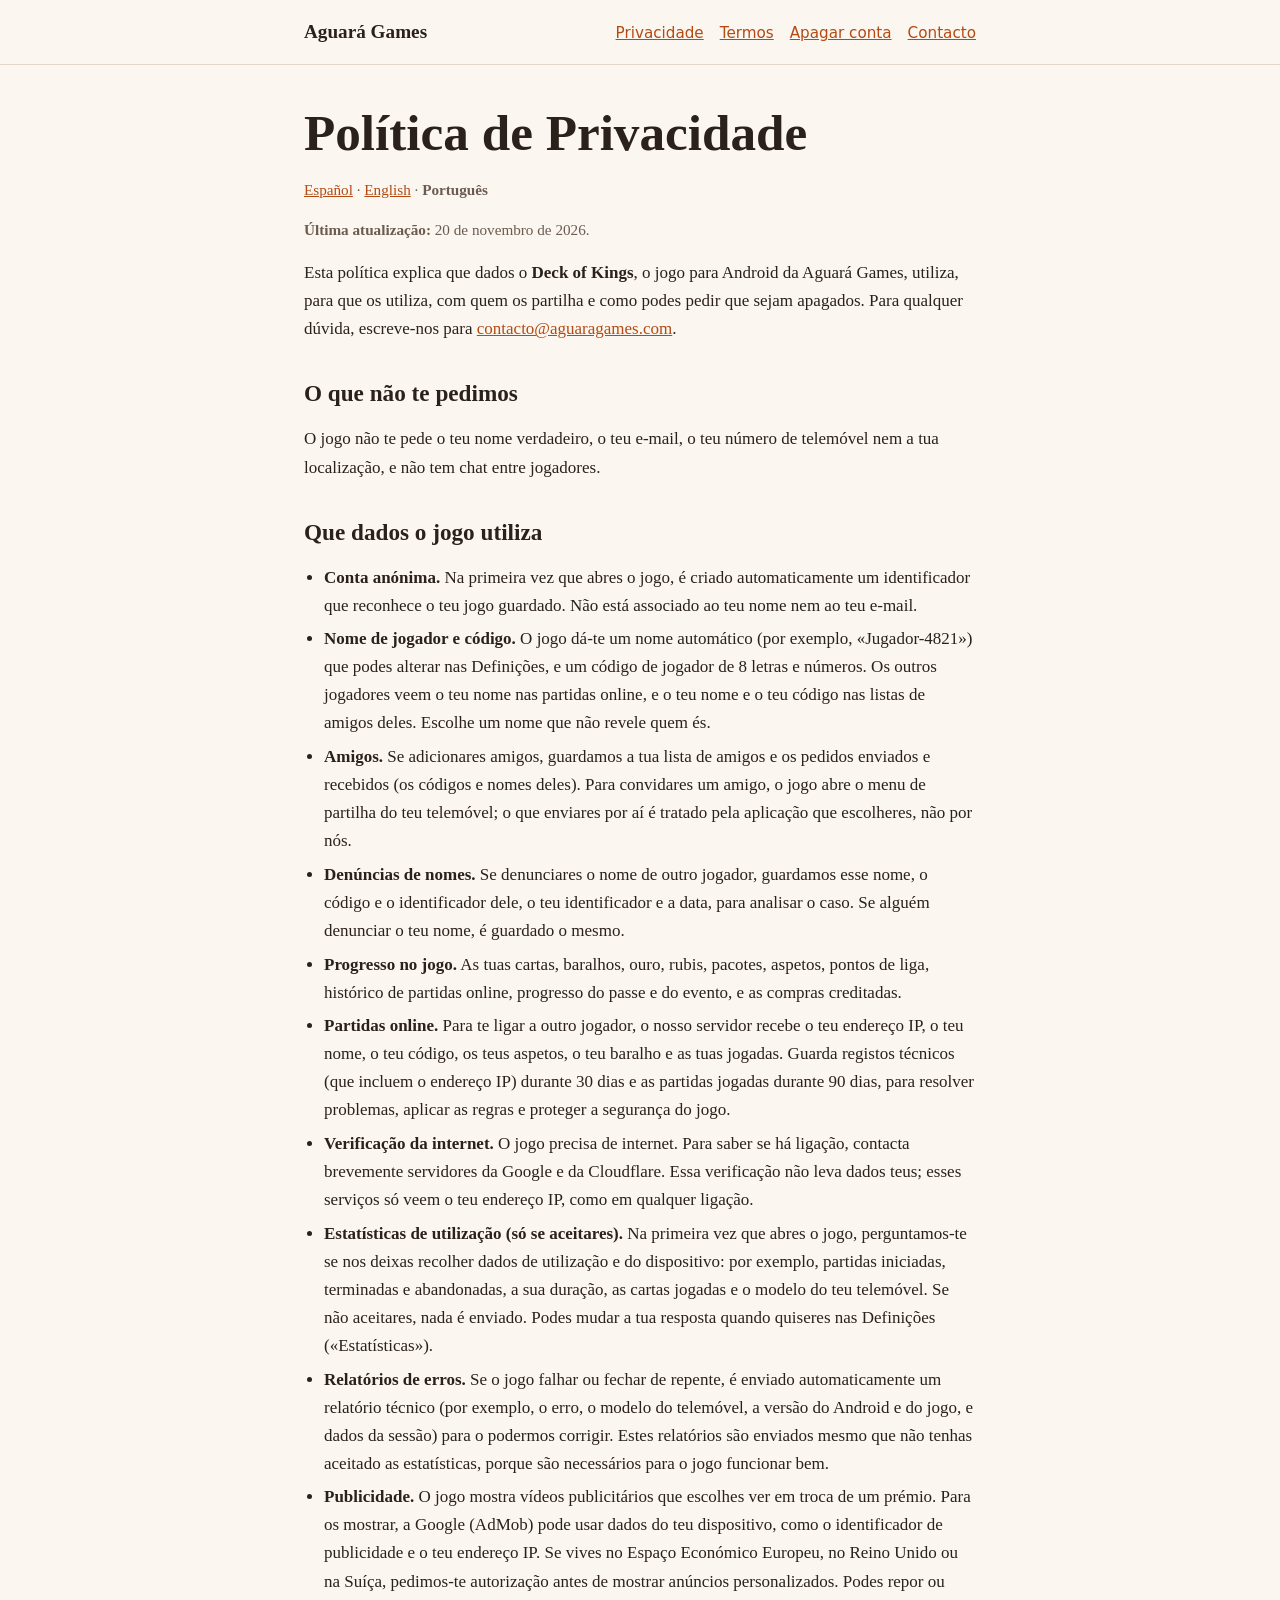
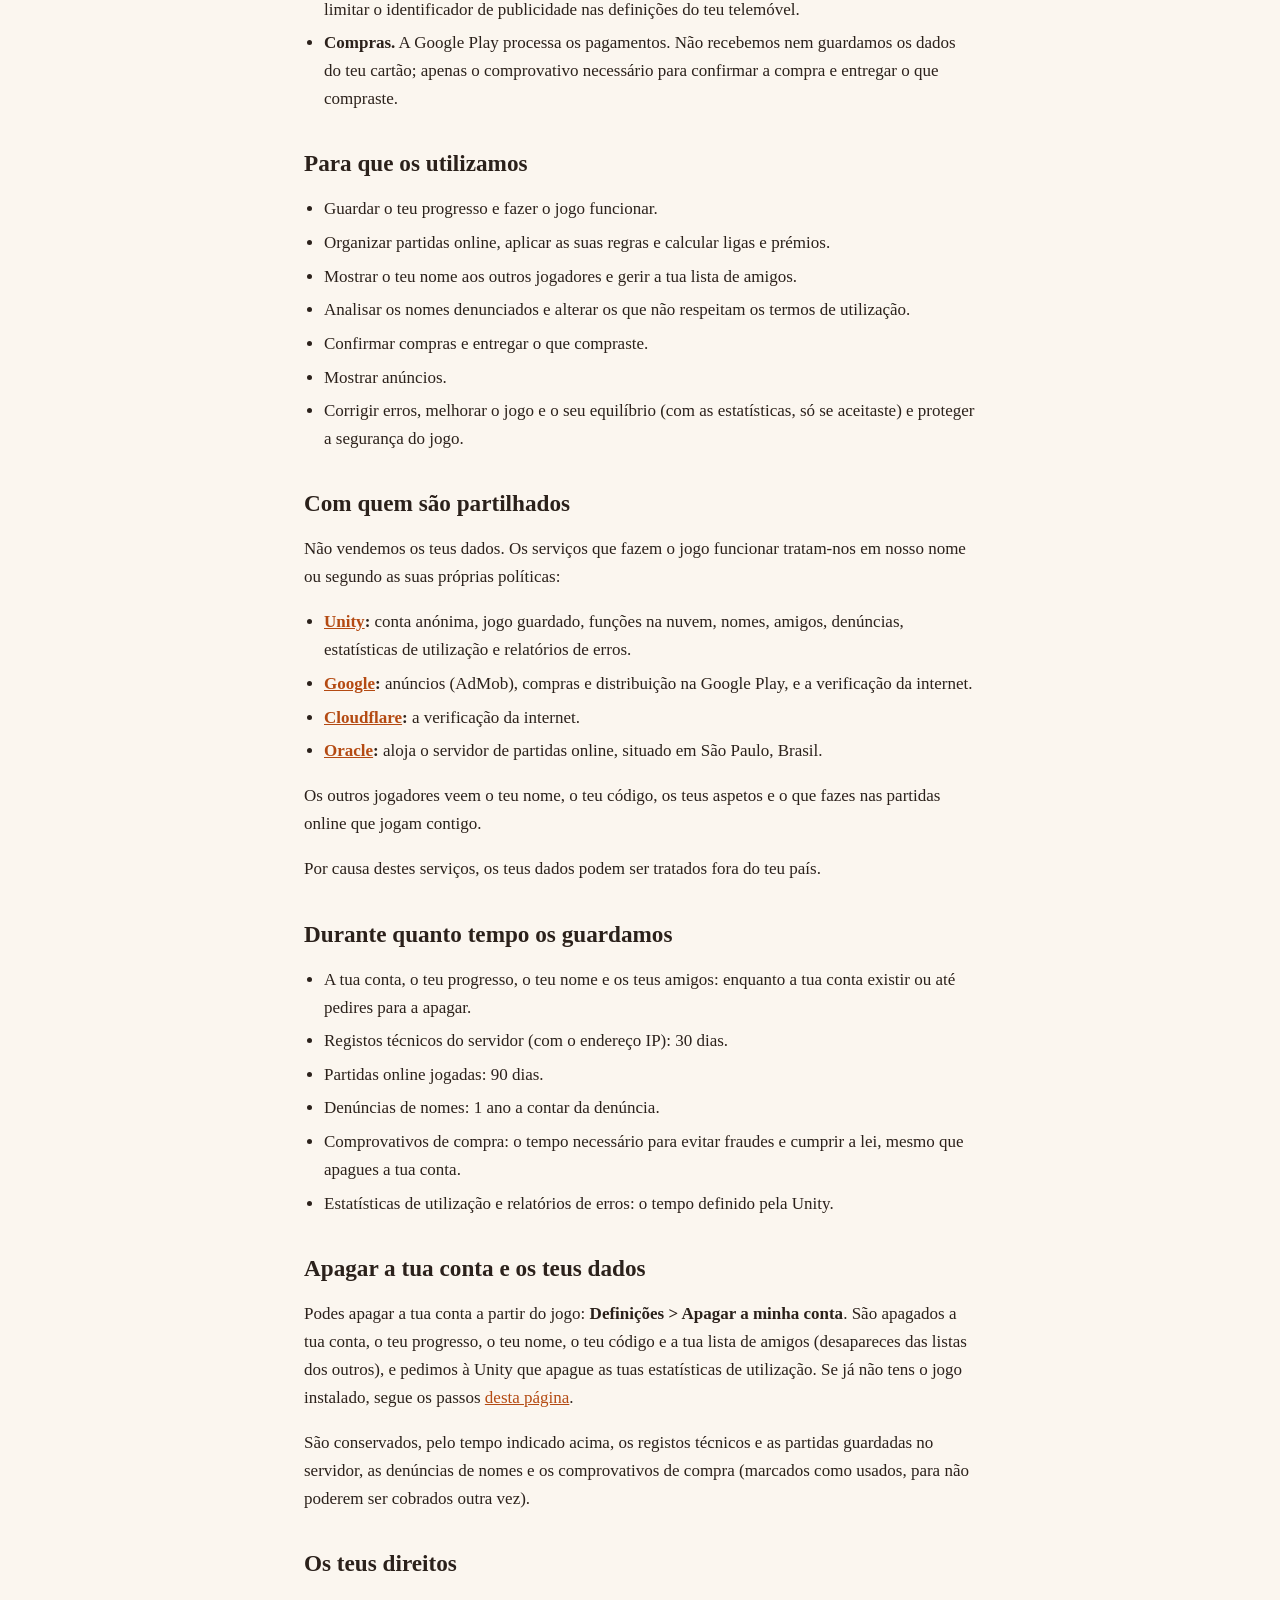
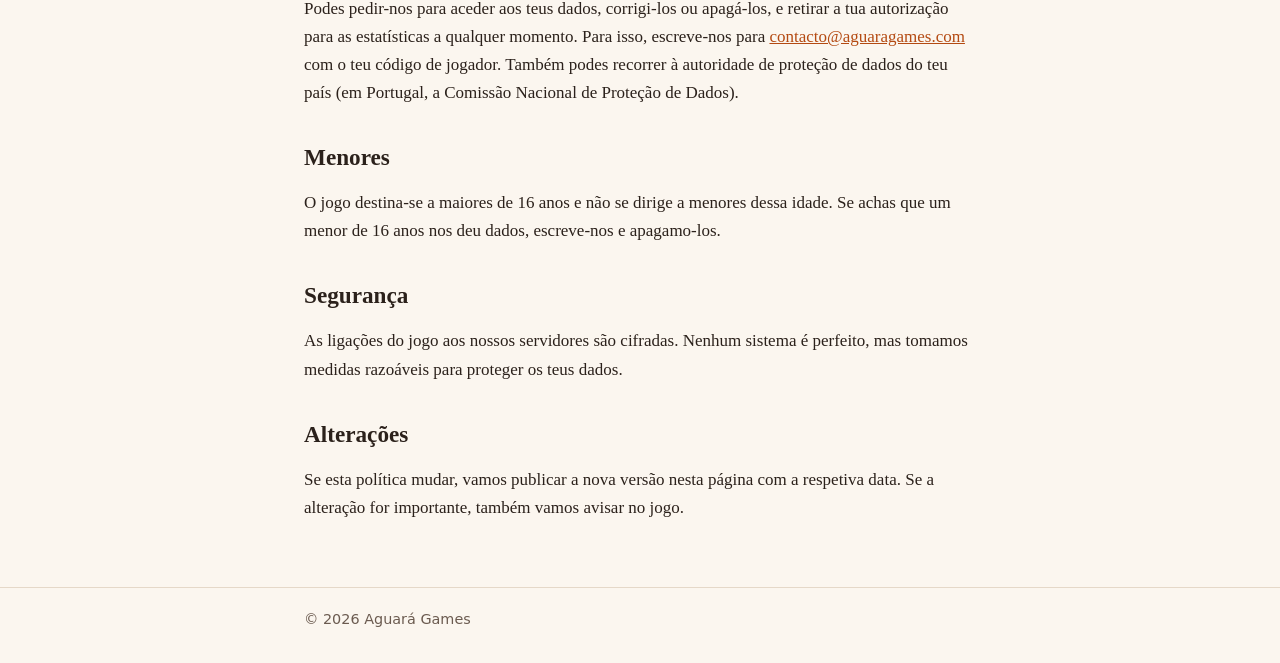
<file: privacidade.html>
<!doctype html>
<html lang="pt">
<head>
  <meta charset="utf-8">
  <meta name="viewport" content="width=device-width, initial-scale=1">
  <title>Política de Privacidade · Aguará Games</title>
  <meta name="description" content="Que dados o Deck of Kings utiliza, para quê e como pedir que sejam apagados.">
  <link rel="stylesheet" href="estilos.css">
</head>
<body>
  <header>
    <div class="contenedor">
      <a class="marca" href="index.html">Aguará Games</a>
      <nav aria-label="Principal">
        <a href="privacidade.html" aria-current="page">Privacidade</a>
        <a href="termos.html">Termos</a>
        <a href="apagar-conta.html">Apagar conta</a>
        <a href="mailto:contacto@aguaragames.com">Contacto</a>
      </nav>
    </div>
  </header>

  <main class="contenedor">
    <h1>Política de Privacidade</h1>
    <p class="nota"><a href="privacidad.html" hreflang="es" lang="es">Español</a> · <a href="privacy.html" hreflang="en" lang="en">English</a> · <strong>Português</strong></p>
    <p class="nota"><strong>Última atualização:</strong> 20 de novembro de 2026.</p>
    <p>Esta política explica que dados o <strong>Deck of Kings</strong>, o jogo para Android da Aguará Games, utiliza, para que os utiliza, com quem os partilha e como podes pedir que sejam apagados. Para qualquer dúvida, escreve-nos para <a href="mailto:contacto@aguaragames.com">contacto@aguaragames.com</a>.</p>
    <h2>O que não te pedimos</h2>
    <p>O jogo não te pede o teu nome verdadeiro, o teu e-mail, o teu número de telemóvel nem a tua localização, e não tem chat entre jogadores.</p>
    <h2>Que dados o jogo utiliza</h2>
    <ul>
      <li><strong>Conta anónima.</strong> Na primeira vez que abres o jogo, é criado automaticamente um identificador que reconhece o teu jogo guardado. Não está associado ao teu nome nem ao teu e-mail.</li>
      <li><strong>Nome de jogador e código.</strong> O jogo dá-te um nome automático (por exemplo, «Jugador-4821») que podes alterar nas Definições, e um código de jogador de 8 letras e números. Os outros jogadores veem o teu nome nas partidas online, e o teu nome e o teu código nas listas de amigos deles. Escolhe um nome que não revele quem és.</li>
      <li><strong>Amigos.</strong> Se adicionares amigos, guardamos a tua lista de amigos e os pedidos enviados e recebidos (os códigos e nomes deles). Para convidares um amigo, o jogo abre o menu de partilha do teu telemóvel; o que enviares por aí é tratado pela aplicação que escolheres, não por nós.</li>
      <li><strong>Denúncias de nomes.</strong> Se denunciares o nome de outro jogador, guardamos esse nome, o código e o identificador dele, o teu identificador e a data, para analisar o caso. Se alguém denunciar o teu nome, é guardado o mesmo.</li>
      <li><strong>Progresso no jogo.</strong> As tuas cartas, baralhos, ouro, rubis, pacotes, aspetos, pontos de liga, histórico de partidas online, progresso do passe e do evento, e as compras creditadas.</li>
      <li><strong>Partidas online.</strong> Para te ligar a outro jogador, o nosso servidor recebe o teu endereço IP, o teu nome, o teu código, os teus aspetos, o teu baralho e as tuas jogadas. Guarda registos técnicos (que incluem o endereço IP) durante 30 dias e as partidas jogadas durante 90 dias, para resolver problemas, aplicar as regras e proteger a segurança do jogo.</li>
      <li><strong>Verificação da internet.</strong> O jogo precisa de internet. Para saber se há ligação, contacta brevemente servidores da Google e da Cloudflare. Essa verificação não leva dados teus; esses serviços só veem o teu endereço IP, como em qualquer ligação.</li>
      <li><strong>Estatísticas de utilização (só se aceitares).</strong> Na primeira vez que abres o jogo, perguntamos-te se nos deixas recolher dados de utilização e do dispositivo: por exemplo, partidas iniciadas, terminadas e abandonadas, a sua duração, as cartas jogadas e o modelo do teu telemóvel. Se não aceitares, nada é enviado. Podes mudar a tua resposta quando quiseres nas Definições («Estatísticas»).</li>
      <li><strong>Relatórios de erros.</strong> Se o jogo falhar ou fechar de repente, é enviado automaticamente um relatório técnico (por exemplo, o erro, o modelo do telemóvel, a versão do Android e do jogo, e dados da sessão) para o podermos corrigir. Estes relatórios são enviados mesmo que não tenhas aceitado as estatísticas, porque são necessários para o jogo funcionar bem.</li>
      <li><strong>Publicidade.</strong> O jogo mostra vídeos publicitários que escolhes ver em troca de um prémio. Para os mostrar, a Google (AdMob) pode usar dados do teu dispositivo, como o identificador de publicidade e o teu endereço IP. Se vives no Espaço Económico Europeu, no Reino Unido ou na Suíça, pedimos-te autorização antes de mostrar anúncios personalizados. Podes repor ou limitar o identificador de publicidade nas definições do teu telemóvel.</li>
      <li><strong>Compras.</strong> A Google Play processa os pagamentos. Não recebemos nem guardamos os dados do teu cartão; apenas o comprovativo necessário para confirmar a compra e entregar o que compraste.</li>
    </ul>
    <h2>Para que os utilizamos</h2>
    <ul>
      <li>Guardar o teu progresso e fazer o jogo funcionar.</li>
      <li>Organizar partidas online, aplicar as suas regras e calcular ligas e prémios.</li>
      <li>Mostrar o teu nome aos outros jogadores e gerir a tua lista de amigos.</li>
      <li>Analisar os nomes denunciados e alterar os que não respeitam os termos de utilização.</li>
      <li>Confirmar compras e entregar o que compraste.</li>
      <li>Mostrar anúncios.</li>
      <li>Corrigir erros, melhorar o jogo e o seu equilíbrio (com as estatísticas, só se aceitaste) e proteger a segurança do jogo.</li>
    </ul>
    <h2>Com quem são partilhados</h2>
    <p>Não vendemos os teus dados. Os serviços que fazem o jogo funcionar tratam-nos em nosso nome ou segundo as suas próprias políticas:</p>
    <ul>
      <li><strong><a href="https://unity.com/legal/privacy-policy">Unity</a>:</strong> conta anónima, jogo guardado, funções na nuvem, nomes, amigos, denúncias, estatísticas de utilização e relatórios de erros.</li>
      <li><strong><a href="https://policies.google.com/privacy">Google</a>:</strong> anúncios (AdMob), compras e distribuição na Google Play, e a verificação da internet.</li>
      <li><strong><a href="https://www.cloudflare.com/privacypolicy/">Cloudflare</a>:</strong> a verificação da internet.</li>
      <li><strong><a href="https://www.oracle.com/legal/privacy/">Oracle</a>:</strong> aloja o servidor de partidas online, situado em São Paulo, Brasil.</li>
    </ul>
    <p>Os outros jogadores veem o teu nome, o teu código, os teus aspetos e o que fazes nas partidas online que jogam contigo.</p>
    <p>Por causa destes serviços, os teus dados podem ser tratados fora do teu país.</p>
    <h2>Durante quanto tempo os guardamos</h2>
    <ul>
      <li>A tua conta, o teu progresso, o teu nome e os teus amigos: enquanto a tua conta existir ou até pedires para a apagar.</li>
      <li>Registos técnicos do servidor (com o endereço IP): 30 dias.</li>
      <li>Partidas online jogadas: 90 dias.</li>
      <li>Denúncias de nomes: 1 ano a contar da denúncia.</li>
      <li>Comprovativos de compra: o tempo necessário para evitar fraudes e cumprir a lei, mesmo que apagues a tua conta.</li>
      <li>Estatísticas de utilização e relatórios de erros: o tempo definido pela Unity.</li>
    </ul>
    <h2>Apagar a tua conta e os teus dados</h2>
    <p>Podes apagar a tua conta a partir do jogo: <strong>Definições &gt; Apagar a minha conta</strong>. São apagados a tua conta, o teu progresso, o teu nome, o teu código e a tua lista de amigos (desapareces das listas dos outros), e pedimos à Unity que apague as tuas estatísticas de utilização. Se já não tens o jogo instalado, segue os passos <a href="apagar-conta.html">desta página</a>.</p>
    <p>São conservados, pelo tempo indicado acima, os registos técnicos e as partidas guardadas no servidor, as denúncias de nomes e os comprovativos de compra (marcados como usados, para não poderem ser cobrados outra vez).</p>
    <h2>Os teus direitos</h2>
    <p>Podes pedir-nos para aceder aos teus dados, corrigi-los ou apagá-los, e retirar a tua autorização para as estatísticas a qualquer momento. Para isso, escreve-nos para <a href="mailto:contacto@aguaragames.com">contacto@aguaragames.com</a> com o teu código de jogador. Também podes recorrer à autoridade de proteção de dados do teu país (em Portugal, a Comissão Nacional de Proteção de Dados).</p>
    <h2>Menores</h2>
    <p>O jogo destina-se a maiores de 16 anos e não se dirige a menores dessa idade. Se achas que um menor de 16 anos nos deu dados, escreve-nos e apagamo-los.</p>
    <h2>Segurança</h2>
    <p>As ligações do jogo aos nossos servidores são cifradas. Nenhum sistema é perfeito, mas tomamos medidas razoáveis para proteger os teus dados.</p>
    <h2>Alterações</h2>
    <p>Se esta política mudar, vamos publicar a nova versão nesta página com a respetiva data. Se a alteração for importante, também vamos avisar no jogo.</p>
  </main>

  <footer>
    <div class="contenedor">© 2026 Aguará Games</div>
  </footer>
</body>
</html>
</file>
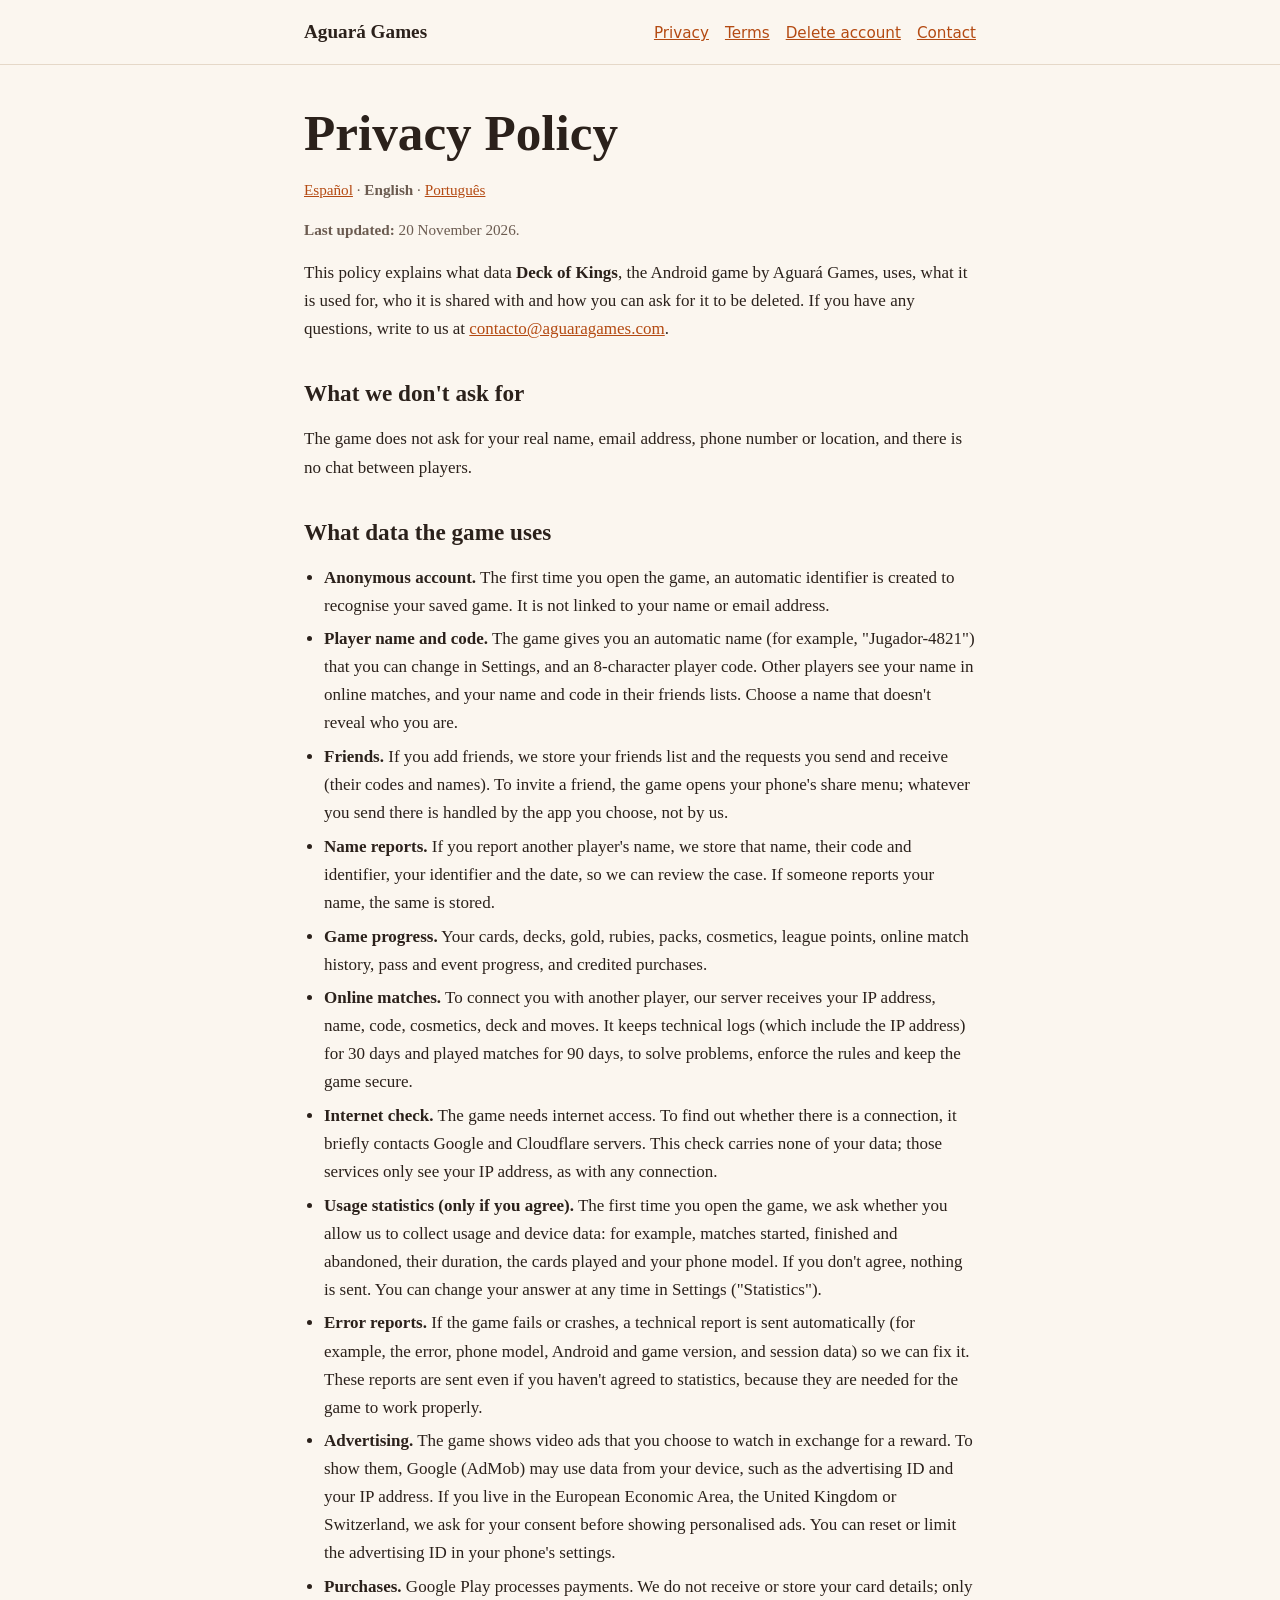
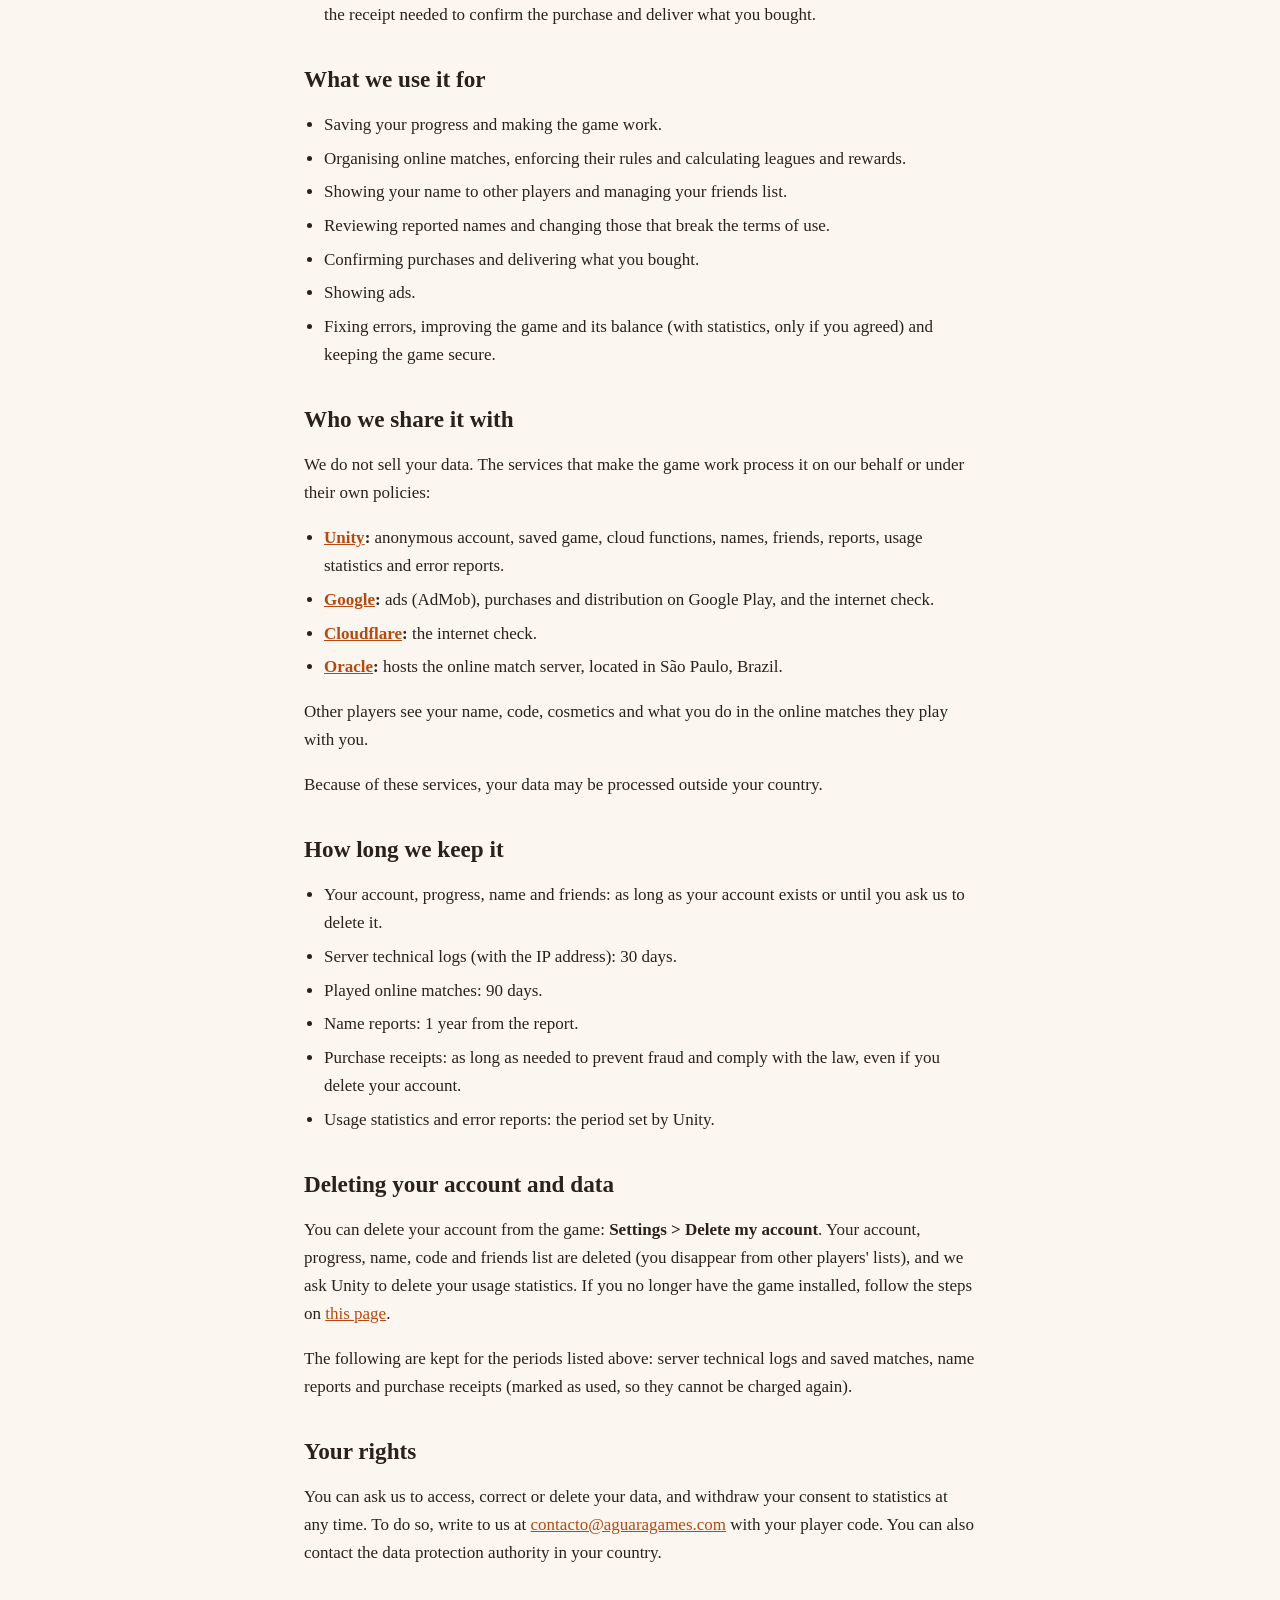
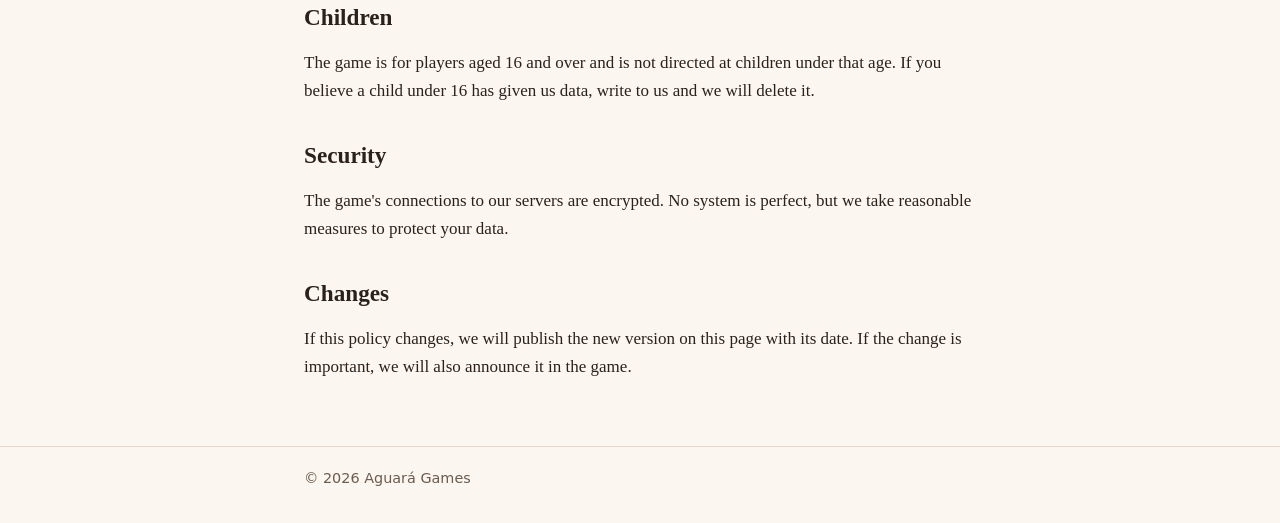
<file: privacy.html>
<!doctype html>
<html lang="en">
<head>
  <meta charset="utf-8">
  <meta name="viewport" content="width=device-width, initial-scale=1">
  <title>Privacy Policy · Aguará Games</title>
  <meta name="description" content="What data Deck of Kings uses, what for and how to ask for it to be deleted.">
  <link rel="stylesheet" href="estilos.css">
</head>
<body>
  <header>
    <div class="contenedor">
      <a class="marca" href="index.html">Aguará Games</a>
      <nav aria-label="Principal">
        <a href="privacy.html" aria-current="page">Privacy</a>
        <a href="terms.html">Terms</a>
        <a href="delete-account.html">Delete account</a>
        <a href="mailto:contacto@aguaragames.com">Contact</a>
      </nav>
    </div>
  </header>

  <main class="contenedor">
    <h1>Privacy Policy</h1>
    <p class="nota"><a href="privacidad.html" hreflang="es" lang="es">Español</a> · <strong>English</strong> · <a href="privacidade.html" hreflang="pt" lang="pt">Português</a></p>
    <p class="nota"><strong>Last updated:</strong> 20 November 2026.</p>
    <p>This policy explains what data <strong>Deck of Kings</strong>, the Android game by Aguará Games, uses, what it is used for, who it is shared with and how you can ask for it to be deleted. If you have any questions, write to us at <a href="mailto:contacto@aguaragames.com">contacto@aguaragames.com</a>.</p>
    <h2>What we don't ask for</h2>
    <p>The game does not ask for your real name, email address, phone number or location, and there is no chat between players.</p>
    <h2>What data the game uses</h2>
    <ul>
      <li><strong>Anonymous account.</strong> The first time you open the game, an automatic identifier is created to recognise your saved game. It is not linked to your name or email address.</li>
      <li><strong>Player name and code.</strong> The game gives you an automatic name (for example, "Jugador-4821") that you can change in Settings, and an 8-character player code. Other players see your name in online matches, and your name and code in their friends lists. Choose a name that doesn't reveal who you are.</li>
      <li><strong>Friends.</strong> If you add friends, we store your friends list and the requests you send and receive (their codes and names). To invite a friend, the game opens your phone's share menu; whatever you send there is handled by the app you choose, not by us.</li>
      <li><strong>Name reports.</strong> If you report another player's name, we store that name, their code and identifier, your identifier and the date, so we can review the case. If someone reports your name, the same is stored.</li>
      <li><strong>Game progress.</strong> Your cards, decks, gold, rubies, packs, cosmetics, league points, online match history, pass and event progress, and credited purchases.</li>
      <li><strong>Online matches.</strong> To connect you with another player, our server receives your IP address, name, code, cosmetics, deck and moves. It keeps technical logs (which include the IP address) for 30 days and played matches for 90 days, to solve problems, enforce the rules and keep the game secure.</li>
      <li><strong>Internet check.</strong> The game needs internet access. To find out whether there is a connection, it briefly contacts Google and Cloudflare servers. This check carries none of your data; those services only see your IP address, as with any connection.</li>
      <li><strong>Usage statistics (only if you agree).</strong> The first time you open the game, we ask whether you allow us to collect usage and device data: for example, matches started, finished and abandoned, their duration, the cards played and your phone model. If you don't agree, nothing is sent. You can change your answer at any time in Settings ("Statistics").</li>
      <li><strong>Error reports.</strong> If the game fails or crashes, a technical report is sent automatically (for example, the error, phone model, Android and game version, and session data) so we can fix it. These reports are sent even if you haven't agreed to statistics, because they are needed for the game to work properly.</li>
      <li><strong>Advertising.</strong> The game shows video ads that you choose to watch in exchange for a reward. To show them, Google (AdMob) may use data from your device, such as the advertising ID and your IP address. If you live in the European Economic Area, the United Kingdom or Switzerland, we ask for your consent before showing personalised ads. You can reset or limit the advertising ID in your phone's settings.</li>
      <li><strong>Purchases.</strong> Google Play processes payments. We do not receive or store your card details; only the receipt needed to confirm the purchase and deliver what you bought.</li>
    </ul>
    <h2>What we use it for</h2>
    <ul>
      <li>Saving your progress and making the game work.</li>
      <li>Organising online matches, enforcing their rules and calculating leagues and rewards.</li>
      <li>Showing your name to other players and managing your friends list.</li>
      <li>Reviewing reported names and changing those that break the terms of use.</li>
      <li>Confirming purchases and delivering what you bought.</li>
      <li>Showing ads.</li>
      <li>Fixing errors, improving the game and its balance (with statistics, only if you agreed) and keeping the game secure.</li>
    </ul>
    <h2>Who we share it with</h2>
    <p>We do not sell your data. The services that make the game work process it on our behalf or under their own policies:</p>
    <ul>
      <li><strong><a href="https://unity.com/legal/privacy-policy">Unity</a>:</strong> anonymous account, saved game, cloud functions, names, friends, reports, usage statistics and error reports.</li>
      <li><strong><a href="https://policies.google.com/privacy">Google</a>:</strong> ads (AdMob), purchases and distribution on Google Play, and the internet check.</li>
      <li><strong><a href="https://www.cloudflare.com/privacypolicy/">Cloudflare</a>:</strong> the internet check.</li>
      <li><strong><a href="https://www.oracle.com/legal/privacy/">Oracle</a>:</strong> hosts the online match server, located in São Paulo, Brazil.</li>
    </ul>
    <p>Other players see your name, code, cosmetics and what you do in the online matches they play with you.</p>
    <p>Because of these services, your data may be processed outside your country.</p>
    <h2>How long we keep it</h2>
    <ul>
      <li>Your account, progress, name and friends: as long as your account exists or until you ask us to delete it.</li>
      <li>Server technical logs (with the IP address): 30 days.</li>
      <li>Played online matches: 90 days.</li>
      <li>Name reports: 1 year from the report.</li>
      <li>Purchase receipts: as long as needed to prevent fraud and comply with the law, even if you delete your account.</li>
      <li>Usage statistics and error reports: the period set by Unity.</li>
    </ul>
    <h2>Deleting your account and data</h2>
    <p>You can delete your account from the game: <strong>Settings &gt; Delete my account</strong>. Your account, progress, name, code and friends list are deleted (you disappear from other players' lists), and we ask Unity to delete your usage statistics. If you no longer have the game installed, follow the steps on <a href="delete-account.html">this page</a>.</p>
    <p>The following are kept for the periods listed above: server technical logs and saved matches, name reports and purchase receipts (marked as used, so they cannot be charged again).</p>
    <h2>Your rights</h2>
    <p>You can ask us to access, correct or delete your data, and withdraw your consent to statistics at any time. To do so, write to us at <a href="mailto:contacto@aguaragames.com">contacto@aguaragames.com</a> with your player code. You can also contact the data protection authority in your country.</p>
    <h2>Children</h2>
    <p>The game is for players aged 16 and over and is not directed at children under that age. If you believe a child under 16 has given us data, write to us and we will delete it.</p>
    <h2>Security</h2>
    <p>The game's connections to our servers are encrypted. No system is perfect, but we take reasonable measures to protect your data.</p>
    <h2>Changes</h2>
    <p>If this policy changes, we will publish the new version on this page with its date. If the change is important, we will also announce it in the game.</p>
  </main>

  <footer>
    <div class="contenedor">© 2026 Aguará Games</div>
  </footer>
</body>
</html>
</file>
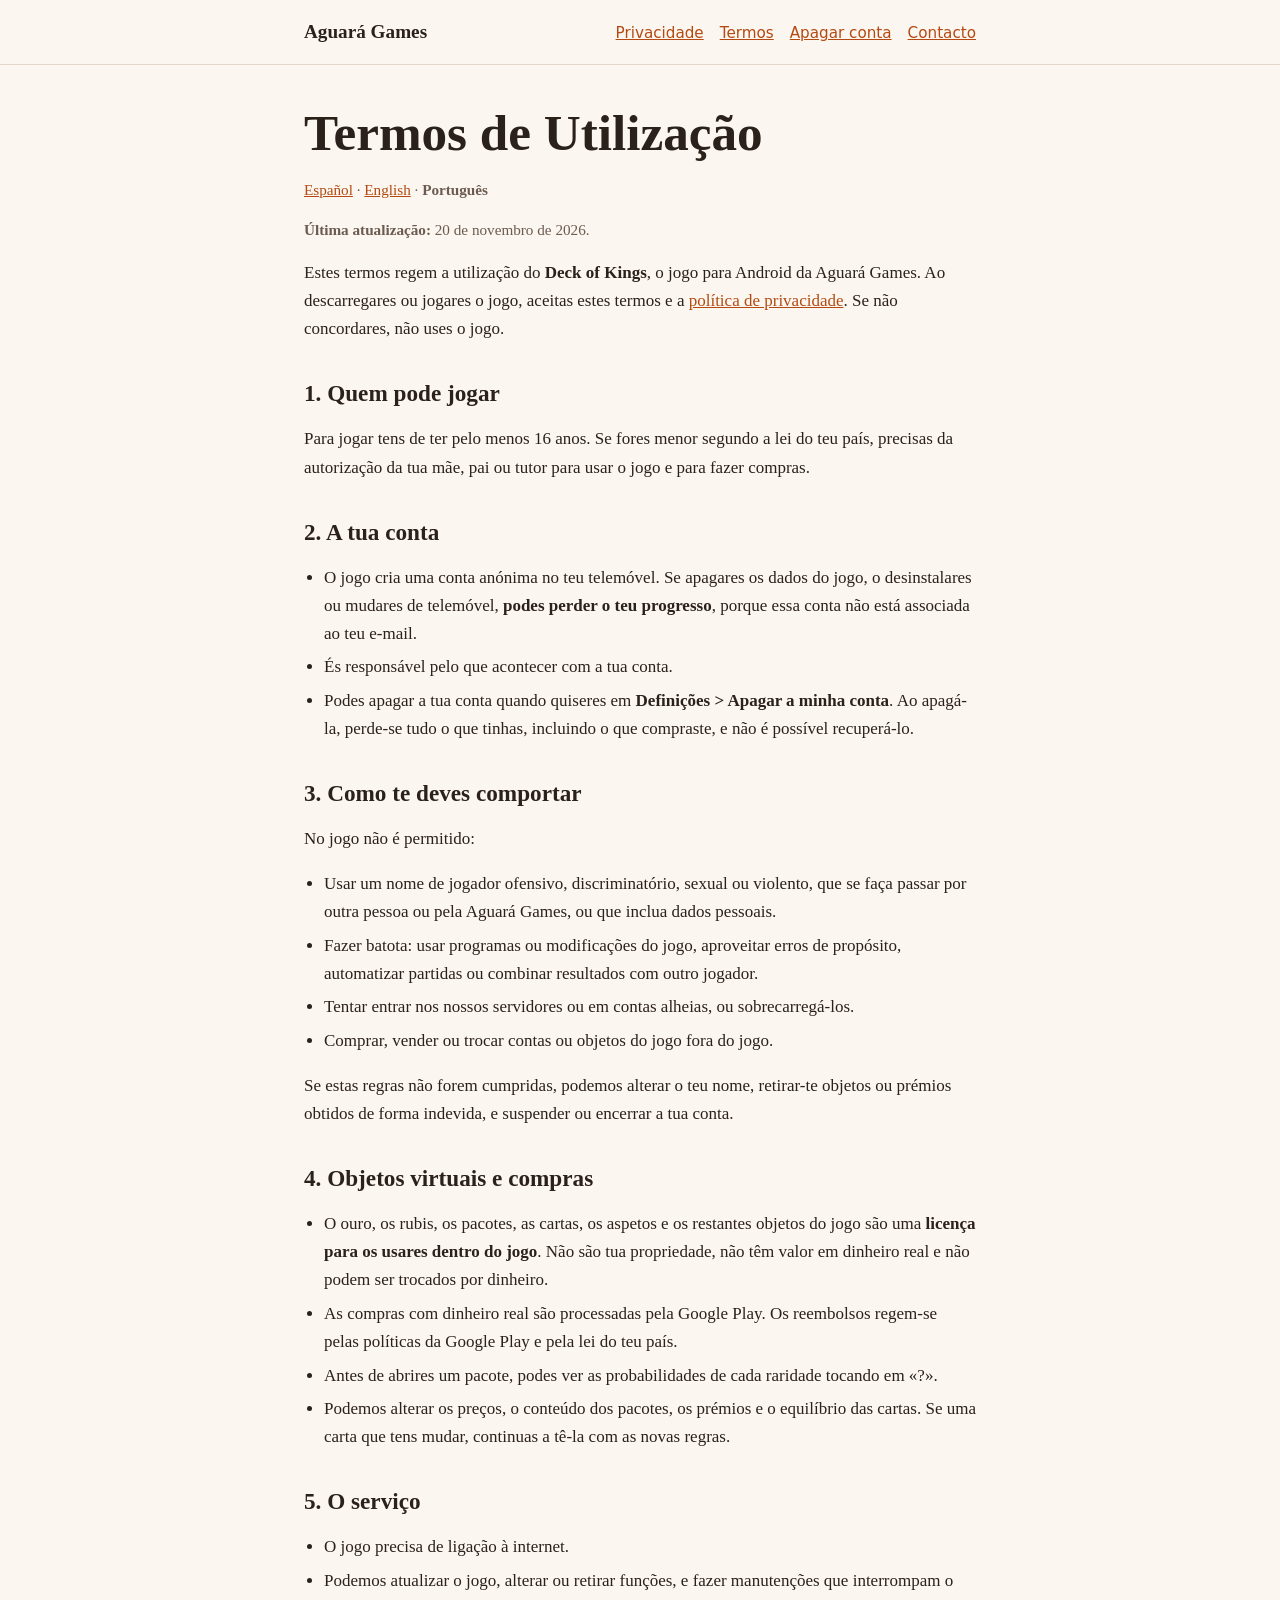
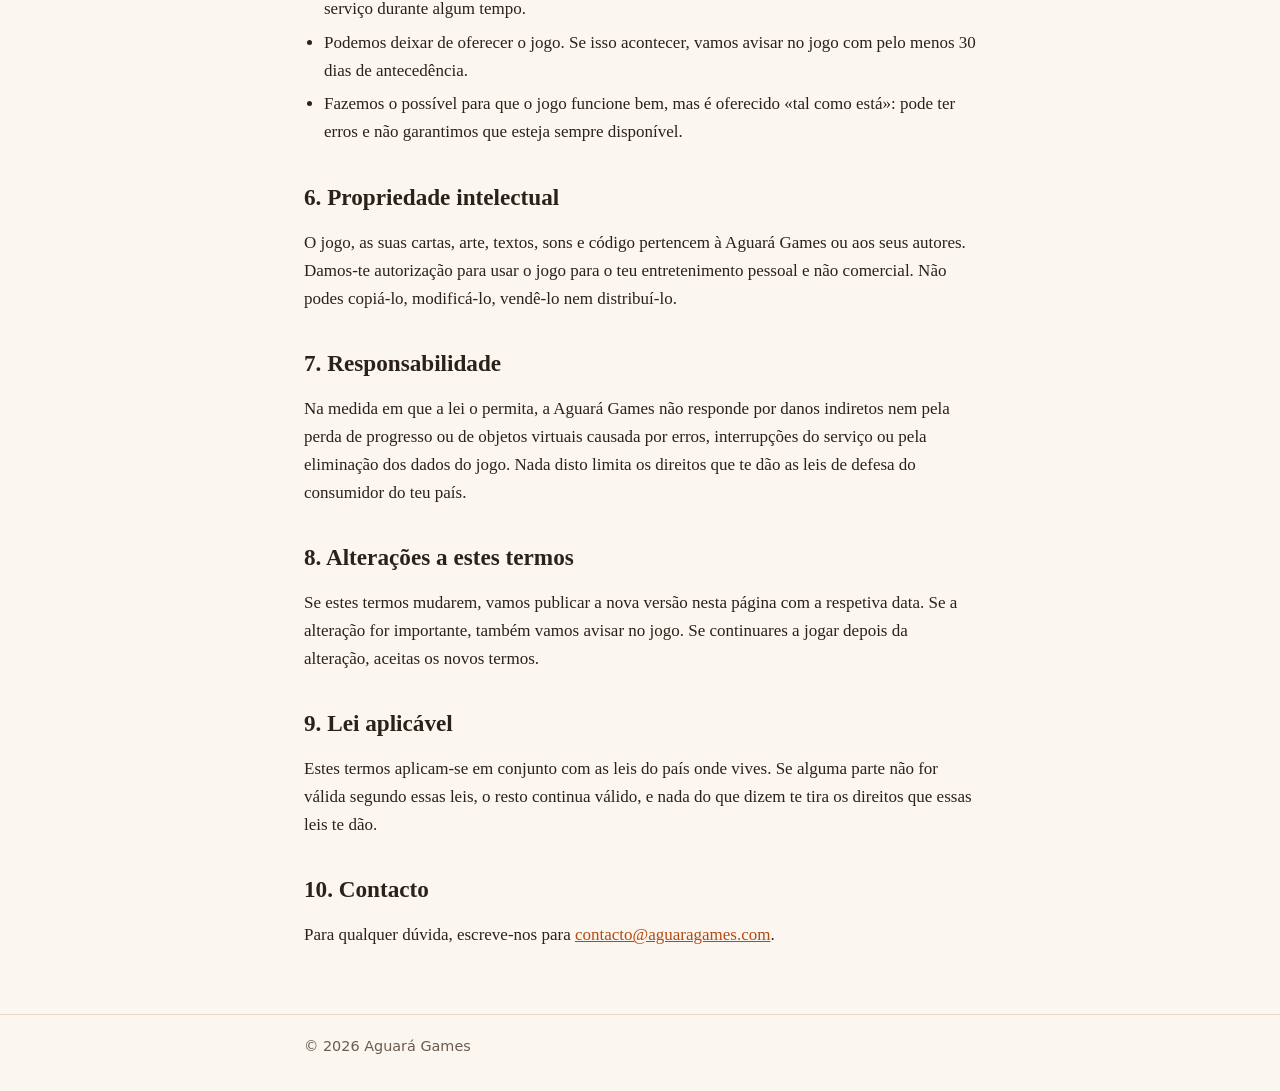
<file: termos.html>
<!doctype html>
<html lang="pt">
<head>
  <meta charset="utf-8">
  <meta name="viewport" content="width=device-width, initial-scale=1">
  <title>Termos de Utilização · Aguará Games</title>
  <meta name="description" content="Os termos para usar o Deck of Kings.">
  <link rel="stylesheet" href="estilos.css">
</head>
<body>
  <header>
    <div class="contenedor">
      <a class="marca" href="index.html">Aguará Games</a>
      <nav aria-label="Principal">
        <a href="privacidade.html">Privacidade</a>
        <a href="termos.html" aria-current="page">Termos</a>
        <a href="apagar-conta.html">Apagar conta</a>
        <a href="mailto:contacto@aguaragames.com">Contacto</a>
      </nav>
    </div>
  </header>

  <main class="contenedor">
    <h1>Termos de Utilização</h1>
    <p class="nota"><a href="condiciones.html" hreflang="es" lang="es">Español</a> · <a href="terms.html" hreflang="en" lang="en">English</a> · <strong>Português</strong></p>
    <p class="nota"><strong>Última atualização:</strong> 20 de novembro de 2026.</p>
    <p>Estes termos regem a utilização do <strong>Deck of Kings</strong>, o jogo para Android da Aguará Games. Ao descarregares ou jogares o jogo, aceitas estes termos e a <a href="privacidade.html">política de privacidade</a>. Se não concordares, não uses o jogo.</p>
    <h2>1. Quem pode jogar</h2>
    <p>Para jogar tens de ter pelo menos 16 anos. Se fores menor segundo a lei do teu país, precisas da autorização da tua mãe, pai ou tutor para usar o jogo e para fazer compras.</p>
    <h2>2. A tua conta</h2>
    <ul>
      <li>O jogo cria uma conta anónima no teu telemóvel. Se apagares os dados do jogo, o desinstalares ou mudares de telemóvel, <strong>podes perder o teu progresso</strong>, porque essa conta não está associada ao teu e-mail.</li>
      <li>És responsável pelo que acontecer com a tua conta.</li>
      <li>Podes apagar a tua conta quando quiseres em <strong>Definições &gt; Apagar a minha conta</strong>. Ao apagá-la, perde-se tudo o que tinhas, incluindo o que compraste, e não é possível recuperá-lo.</li>
    </ul>
    <h2>3. Como te deves comportar</h2>
    <p>No jogo não é permitido:</p>
    <ul>
      <li>Usar um nome de jogador ofensivo, discriminatório, sexual ou violento, que se faça passar por outra pessoa ou pela Aguará Games, ou que inclua dados pessoais.</li>
      <li>Fazer batota: usar programas ou modificações do jogo, aproveitar erros de propósito, automatizar partidas ou combinar resultados com outro jogador.</li>
      <li>Tentar entrar nos nossos servidores ou em contas alheias, ou sobrecarregá-los.</li>
      <li>Comprar, vender ou trocar contas ou objetos do jogo fora do jogo.</li>
    </ul>
    <p>Se estas regras não forem cumpridas, podemos alterar o teu nome, retirar-te objetos ou prémios obtidos de forma indevida, e suspender ou encerrar a tua conta.</p>
    <h2>4. Objetos virtuais e compras</h2>
    <ul>
      <li>O ouro, os rubis, os pacotes, as cartas, os aspetos e os restantes objetos do jogo são uma <strong>licença para os usares dentro do jogo</strong>. Não são tua propriedade, não têm valor em dinheiro real e não podem ser trocados por dinheiro.</li>
      <li>As compras com dinheiro real são processadas pela Google Play. Os reembolsos regem-se pelas políticas da Google Play e pela lei do teu país.</li>
      <li>Antes de abrires um pacote, podes ver as probabilidades de cada raridade tocando em «?».</li>
      <li>Podemos alterar os preços, o conteúdo dos pacotes, os prémios e o equilíbrio das cartas. Se uma carta que tens mudar, continuas a tê-la com as novas regras.</li>
    </ul>
    <h2>5. O serviço</h2>
    <ul>
      <li>O jogo precisa de ligação à internet.</li>
      <li>Podemos atualizar o jogo, alterar ou retirar funções, e fazer manutenções que interrompam o serviço durante algum tempo.</li>
      <li>Podemos deixar de oferecer o jogo. Se isso acontecer, vamos avisar no jogo com pelo menos 30 dias de antecedência.</li>
      <li>Fazemos o possível para que o jogo funcione bem, mas é oferecido «tal como está»: pode ter erros e não garantimos que esteja sempre disponível.</li>
    </ul>
    <h2>6. Propriedade intelectual</h2>
    <p>O jogo, as suas cartas, arte, textos, sons e código pertencem à Aguará Games ou aos seus autores. Damos-te autorização para usar o jogo para o teu entretenimento pessoal e não comercial. Não podes copiá-lo, modificá-lo, vendê-lo nem distribuí-lo.</p>
    <h2>7. Responsabilidade</h2>
    <p>Na medida em que a lei o permita, a Aguará Games não responde por danos indiretos nem pela perda de progresso ou de objetos virtuais causada por erros, interrupções do serviço ou pela eliminação dos dados do jogo. Nada disto limita os direitos que te dão as leis de defesa do consumidor do teu país.</p>
    <h2>8. Alterações a estes termos</h2>
    <p>Se estes termos mudarem, vamos publicar a nova versão nesta página com a respetiva data. Se a alteração for importante, também vamos avisar no jogo. Se continuares a jogar depois da alteração, aceitas os novos termos.</p>
    <h2>9. Lei aplicável</h2>
    <p>Estes termos aplicam-se em conjunto com as leis do país onde vives. Se alguma parte não for válida segundo essas leis, o resto continua válido, e nada do que dizem te tira os direitos que essas leis te dão.</p>
    <h2>10. Contacto</h2>
    <p>Para qualquer dúvida, escreve-nos para <a href="mailto:contacto@aguaragames.com">contacto@aguaragames.com</a>.</p>
  </main>

  <footer>
    <div class="contenedor">© 2026 Aguará Games</div>
  </footer>
</body>
</html>
</file>
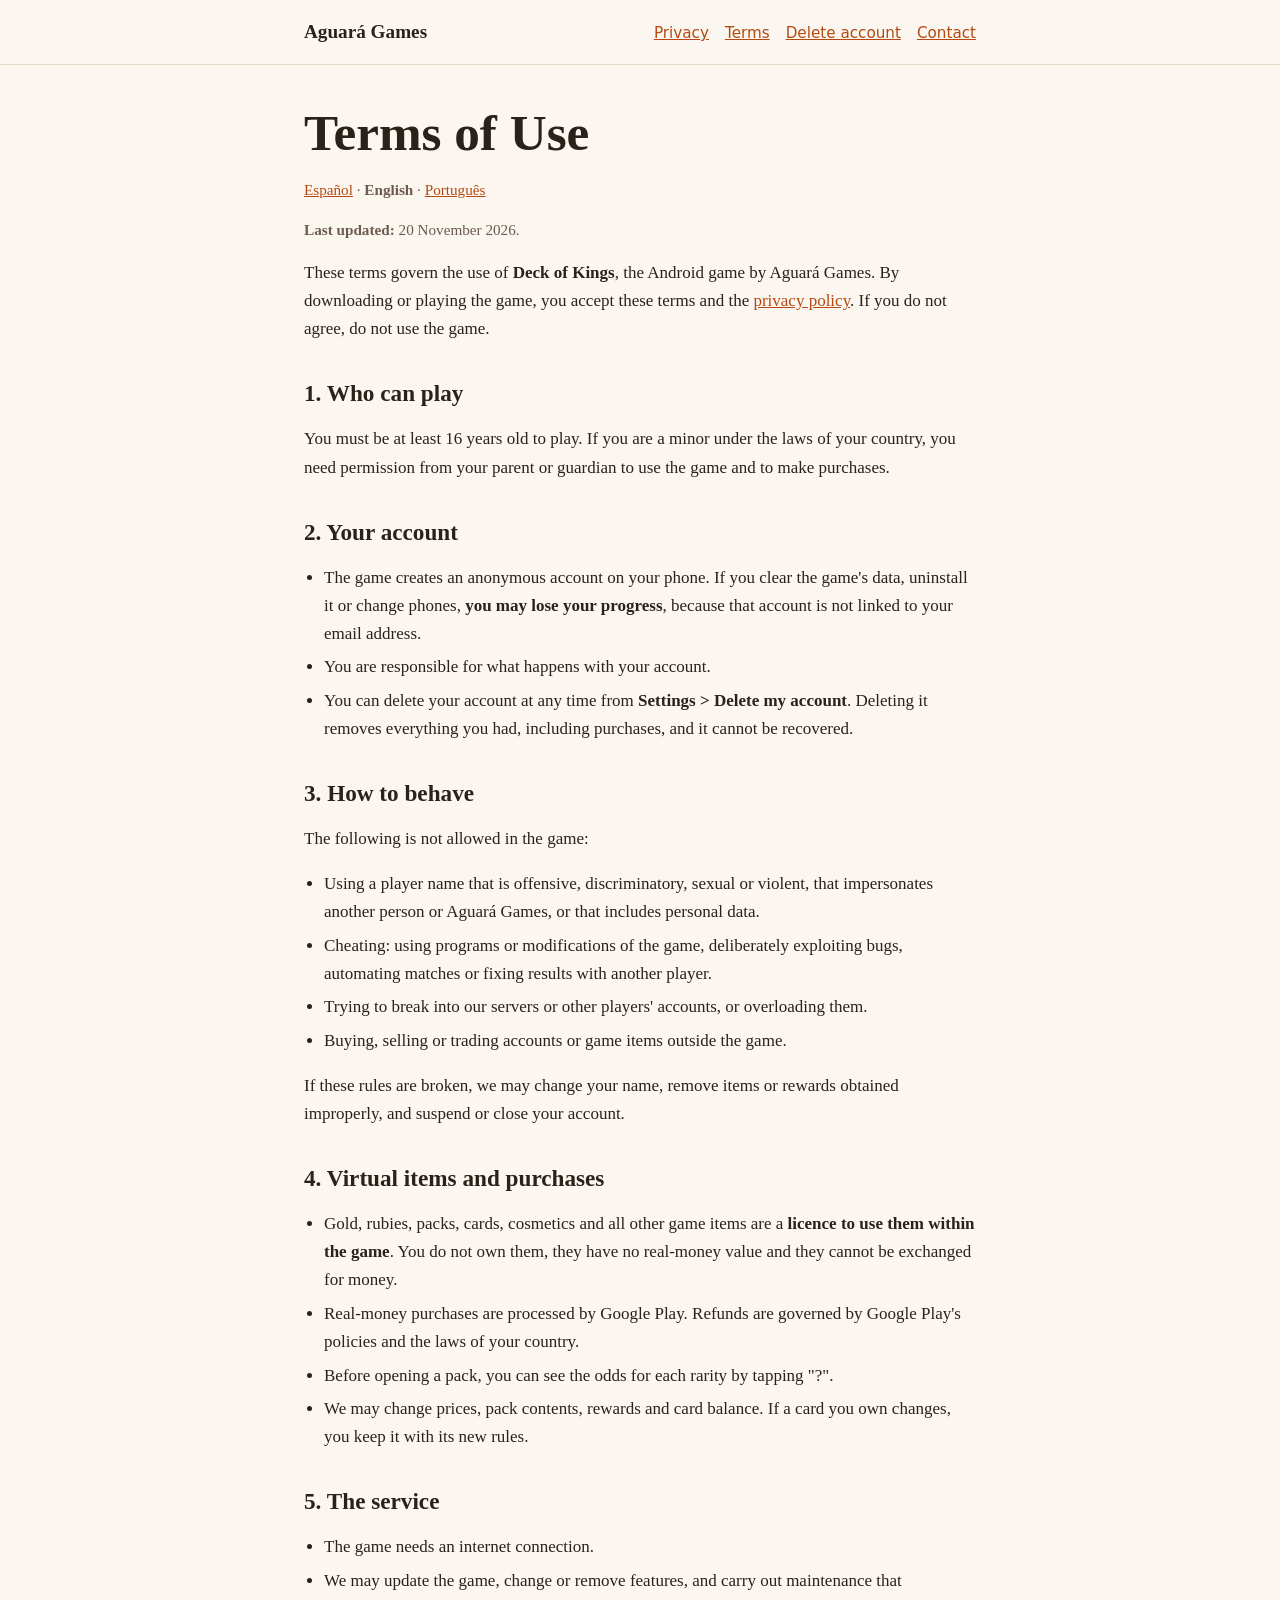
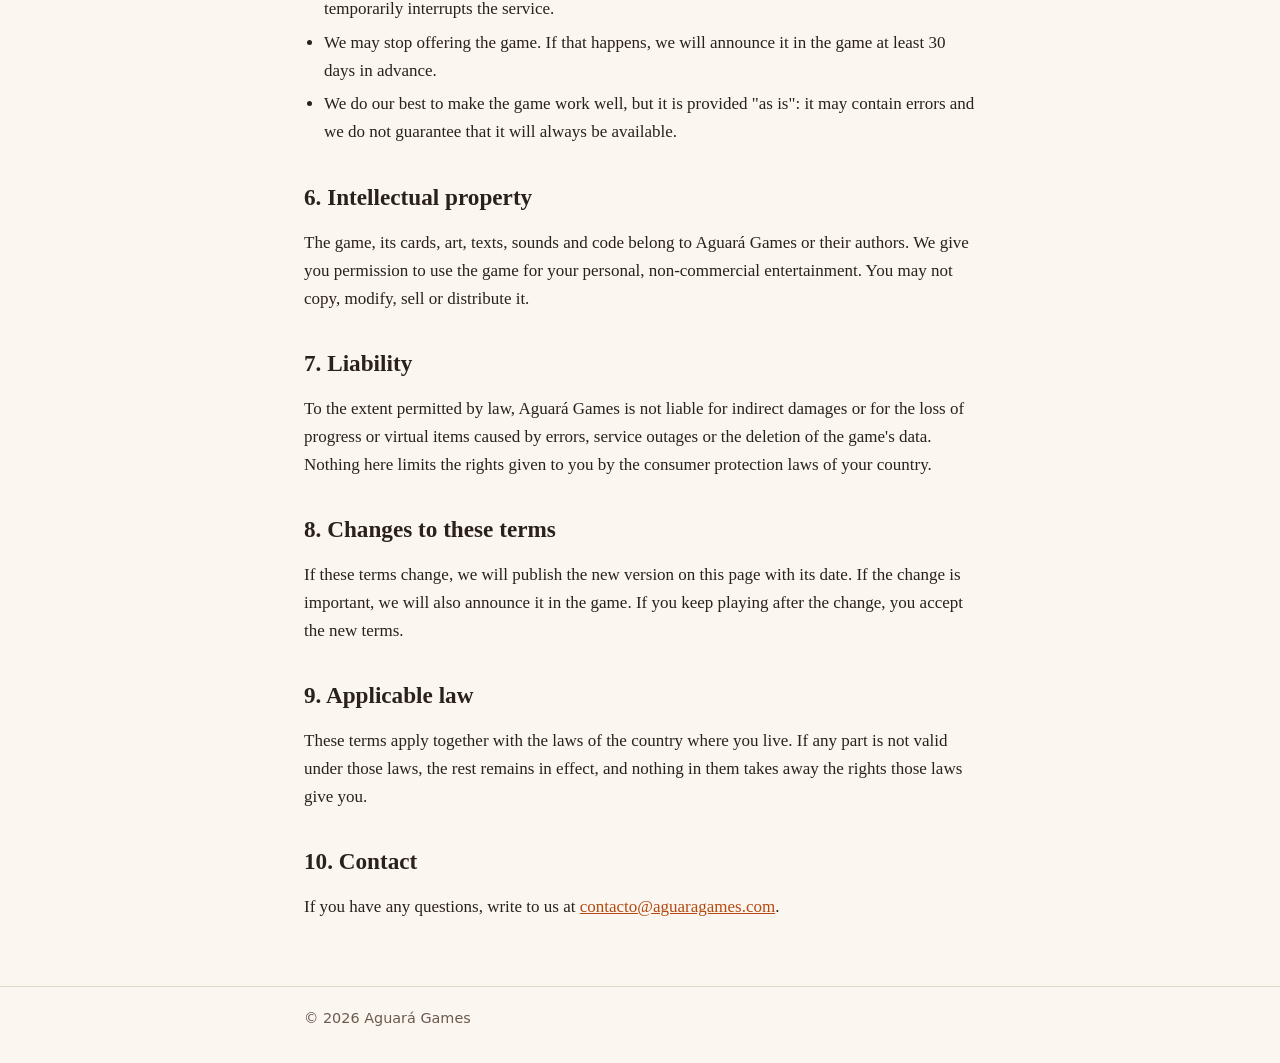
<file: terms.html>
<!doctype html>
<html lang="en">
<head>
  <meta charset="utf-8">
  <meta name="viewport" content="width=device-width, initial-scale=1">
  <title>Terms of Use · Aguará Games</title>
  <meta name="description" content="The terms for using Deck of Kings.">
  <link rel="stylesheet" href="estilos.css">
</head>
<body>
  <header>
    <div class="contenedor">
      <a class="marca" href="index.html">Aguará Games</a>
      <nav aria-label="Principal">
        <a href="privacy.html">Privacy</a>
        <a href="terms.html" aria-current="page">Terms</a>
        <a href="delete-account.html">Delete account</a>
        <a href="mailto:contacto@aguaragames.com">Contact</a>
      </nav>
    </div>
  </header>

  <main class="contenedor">
    <h1>Terms of Use</h1>
    <p class="nota"><a href="condiciones.html" hreflang="es" lang="es">Español</a> · <strong>English</strong> · <a href="termos.html" hreflang="pt" lang="pt">Português</a></p>
    <p class="nota"><strong>Last updated:</strong> 20 November 2026.</p>
    <p>These terms govern the use of <strong>Deck of Kings</strong>, the Android game by Aguará Games. By downloading or playing the game, you accept these terms and the <a href="privacy.html">privacy policy</a>. If you do not agree, do not use the game.</p>
    <h2>1. Who can play</h2>
    <p>You must be at least 16 years old to play. If you are a minor under the laws of your country, you need permission from your parent or guardian to use the game and to make purchases.</p>
    <h2>2. Your account</h2>
    <ul>
      <li>The game creates an anonymous account on your phone. If you clear the game's data, uninstall it or change phones, <strong>you may lose your progress</strong>, because that account is not linked to your email address.</li>
      <li>You are responsible for what happens with your account.</li>
      <li>You can delete your account at any time from <strong>Settings &gt; Delete my account</strong>. Deleting it removes everything you had, including purchases, and it cannot be recovered.</li>
    </ul>
    <h2>3. How to behave</h2>
    <p>The following is not allowed in the game:</p>
    <ul>
      <li>Using a player name that is offensive, discriminatory, sexual or violent, that impersonates another person or Aguará Games, or that includes personal data.</li>
      <li>Cheating: using programs or modifications of the game, deliberately exploiting bugs, automating matches or fixing results with another player.</li>
      <li>Trying to break into our servers or other players' accounts, or overloading them.</li>
      <li>Buying, selling or trading accounts or game items outside the game.</li>
    </ul>
    <p>If these rules are broken, we may change your name, remove items or rewards obtained improperly, and suspend or close your account.</p>
    <h2>4. Virtual items and purchases</h2>
    <ul>
      <li>Gold, rubies, packs, cards, cosmetics and all other game items are a <strong>licence to use them within the game</strong>. You do not own them, they have no real-money value and they cannot be exchanged for money.</li>
      <li>Real-money purchases are processed by Google Play. Refunds are governed by Google Play's policies and the laws of your country.</li>
      <li>Before opening a pack, you can see the odds for each rarity by tapping "?".</li>
      <li>We may change prices, pack contents, rewards and card balance. If a card you own changes, you keep it with its new rules.</li>
    </ul>
    <h2>5. The service</h2>
    <ul>
      <li>The game needs an internet connection.</li>
      <li>We may update the game, change or remove features, and carry out maintenance that temporarily interrupts the service.</li>
      <li>We may stop offering the game. If that happens, we will announce it in the game at least 30 days in advance.</li>
      <li>We do our best to make the game work well, but it is provided "as is": it may contain errors and we do not guarantee that it will always be available.</li>
    </ul>
    <h2>6. Intellectual property</h2>
    <p>The game, its cards, art, texts, sounds and code belong to Aguará Games or their authors. We give you permission to use the game for your personal, non-commercial entertainment. You may not copy, modify, sell or distribute it.</p>
    <h2>7. Liability</h2>
    <p>To the extent permitted by law, Aguará Games is not liable for indirect damages or for the loss of progress or virtual items caused by errors, service outages or the deletion of the game's data. Nothing here limits the rights given to you by the consumer protection laws of your country.</p>
    <h2>8. Changes to these terms</h2>
    <p>If these terms change, we will publish the new version on this page with its date. If the change is important, we will also announce it in the game. If you keep playing after the change, you accept the new terms.</p>
    <h2>9. Applicable law</h2>
    <p>These terms apply together with the laws of the country where you live. If any part is not valid under those laws, the rest remains in effect, and nothing in them takes away the rights those laws give you.</p>
    <h2>10. Contact</h2>
    <p>If you have any questions, write to us at <a href="mailto:contacto@aguaragames.com">contacto@aguaragames.com</a>.</p>
  </main>

  <footer>
    <div class="contenedor">© 2026 Aguará Games</div>
  </footer>
</body>
</html>
</file>
<file: estilos.css>
:root {
  --fondo: #fbf6ef;
  --superficie: #fffdf9;
  --texto: #2b211b;
  --suave: #6b5b50;
  --acento: #b44a12;
  --borde: #e5d8c8;
}

@media (prefers-color-scheme: dark) {
  :root {
    --fondo: #1c1613;
    --superficie: #272019;
    --texto: #f4ebe1;
    --suave: #c4b4a5;
    --acento: #f0935a;
    --borde: #43362b;
  }
}

* { box-sizing: border-box; }

body {
  margin: 0;
  background: var(--fondo);
  color: var(--texto);
  font-family: Georgia, "Times New Roman", serif;
  font-size: 1.0625rem;
  line-height: 1.65;
}

a { color: var(--acento); }

.contenedor { max-width: 44rem; margin: 0 auto; padding: 0 1rem; }

header { border-bottom: 1px solid var(--borde); }
header .contenedor { display: flex; flex-wrap: wrap; gap: .25rem 1.25rem; align-items: baseline; justify-content: space-between; padding-top: 1rem; padding-bottom: 1rem; }
.marca { font-weight: 700; font-size: 1.2rem; color: var(--texto); text-decoration: none; }
nav { display: flex; flex-wrap: wrap; gap: .25rem 1rem; font-family: system-ui, sans-serif; font-size: .95rem; }

main.contenedor { padding-top: 2.5rem; padding-bottom: 3rem; }

h1 { font-size: clamp(2rem, 7vw, 3.2rem); line-height: 1.1; margin: 0 0 1rem; }
h2 { font-size: 1.45rem; line-height: 1.25; margin: 2.25rem 0 .6rem; }
.bajada { font-size: 1.2rem; color: var(--suave); margin-top: 0; }
.nota { color: var(--suave); font-size: .95rem; }

.tarjeta { background: var(--superficie); border: 1px solid var(--borde); border-left: 5px solid var(--acento); border-radius: 6px; padding: 1.1rem 1.25rem; margin: 2rem 0; }
.tarjeta h2 { margin-top: 0; }

ul { padding-left: 1.25rem; }
li { margin: .35rem 0; }

footer { border-top: 1px solid var(--borde); color: var(--suave); font-family: system-ui, sans-serif; font-size: .9rem; padding: 1.25rem 0 2rem; }
</file>
